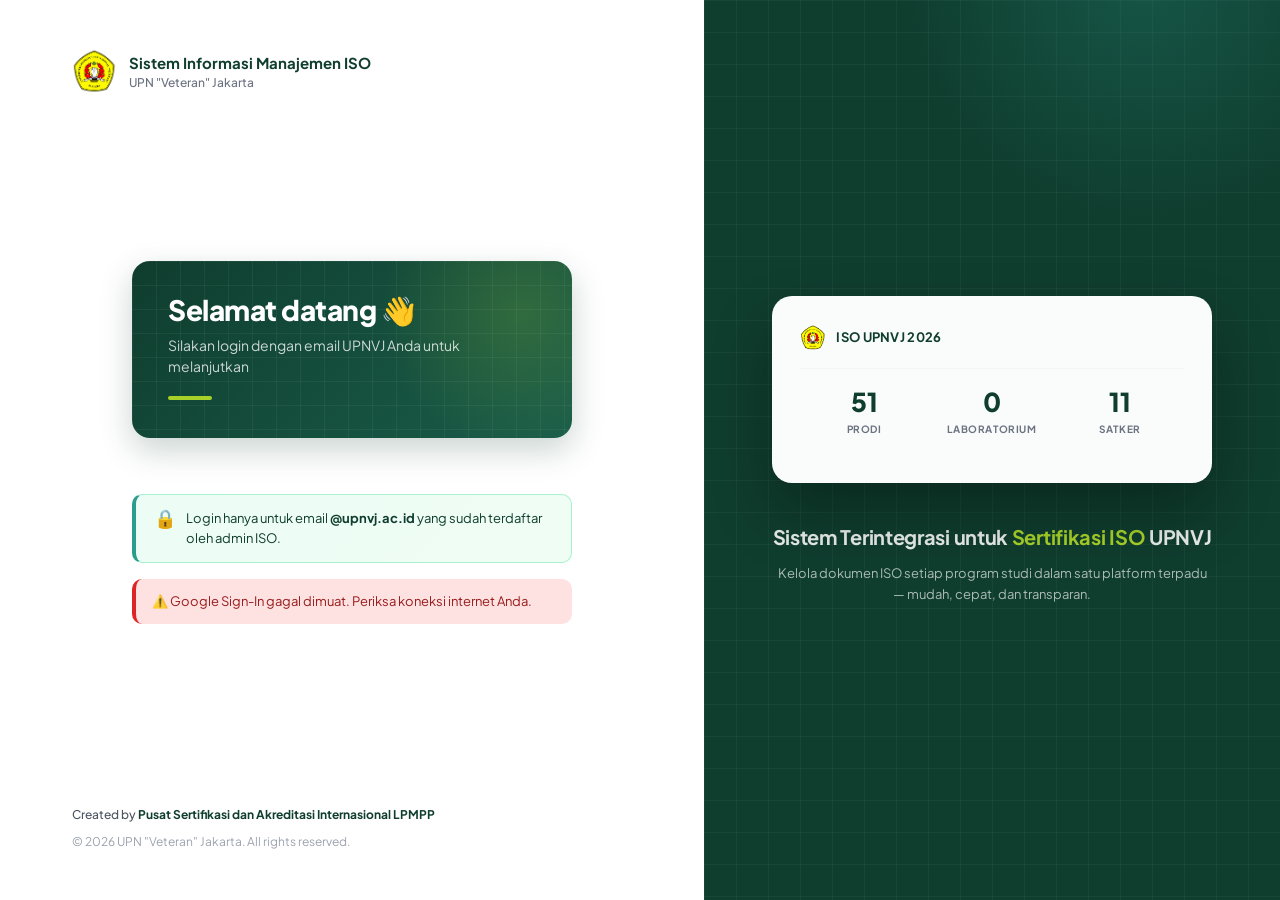
<file: index.html>
<!DOCTYPE html>
<html lang="id">
<head>
  <meta charset="UTF-8">
  <meta name="viewport" content="width=device-width, initial-scale=1.0">
  
  <!-- ===== CACHE BUSTING ===== -->
  <meta http-equiv="Cache-Control" content="no-cache, no-store, must-revalidate">
  <meta http-equiv="Pragma" content="no-cache">
  <meta http-equiv="Expires" content="0">
  <!-- ======================== -->
  
  <title>Login - Sistem Informasi Manajemen ISO UPNVJ</title>
  <link rel="stylesheet" href="assets/css/style.css">
  <script src="https://accounts.google.com/gsi/client" async defer></script>
  <link rel="icon" type="image/png" href="assets/img/logo-upn.png">
</head>
<body>

<div class="login-wrapper">

  <!-- LEFT PANEL - FORM -->
  <div class="login-left">
    
    <div class="login-brand">
      <img src="assets/img/logo-upn.png" alt="Logo UPNVJ">
      <div class="login-brand-text">
         Sistem Informasi Manajemen ISO
            <small>UPN "Veteran" Jakarta</small>
        </div>
    </div>
    
    <div class="login-form-container">
      
      <div class="welcome-banner">
        <div class="welcome-banner-content">
          <h1>Selamat datang 👋</h1>
          <p>Silakan login dengan email UPNVJ Anda untuk melanjutkan</p>
          <div class="welcome-banner-accent"></div>
        </div>
      </div>
      
      <div id="g_id_signin_container" class="google-btn-container"></div>
      
      <div class="login-info">
        <span class="login-info-icon">🔒</span>
        <div>
          Login hanya untuk email <strong>@upnvj.ac.id</strong> yang sudah terdaftar oleh admin ISO.
        </div>
      </div>
      
      <div id="message" class="login-message"></div>
      
    </div>
    
    <div class="login-footer">
      <div class="credit">
        Created by <strong>Pusat Sertifikasi dan Akreditasi Internasional LPMPP</strong>
      </div>
      <div>© 2026 UPN "Veteran" Jakarta. All rights reserved.</div>
    </div>
    
  </div>

  <!-- RIGHT PANEL - BRANDING -->
  <div class="login-right">
    <div class="login-right-content">
      
      <div class="preview-card">
        <div class="preview-card-header">
          <img src="assets/img/logo-upn.png" alt="UPNVJ">
          <div class="preview-card-title">ISO UPNVJ 2026</div>
        </div>
        
        <div class="preview-stats">
          <div class="preview-stat">
            <div class="preview-stat-value" id="stat-prodi">-</div>
            <div class="preview-stat-label">Prodi</div>
          </div>
          <div class="preview-stat">
            <div class="preview-stat-value" id="stat-lab">-</div>
            <div class="preview-stat-label">Laboratorium</div>
          </div>
          <div class="preview-stat">
            <div class="preview-stat-value" id="stat-satker">-</div>
            <div class="preview-stat-label">Satker</div>
          </div>
        </div>
      </div>
      
      <div class="login-tagline">
         <h2>Sistem Terintegrasi untuk <span class="login-tagline-highlight">Sertifikasi ISO</span> UPNVJ</h2>
         <p>Kelola dokumen ISO setiap program studi dalam satu platform terpadu — mudah, cepat, dan transparan.</p>
      </div>
      
    </div>
  </div>

</div>

<script src="assets/js/config.js?v=20261016"></script>
<script src="assets/js/api.js?v=20261016"></script>
<script src="assets/js/auth.js?v=20261016"></script>

<script>
  window.addEventListener('load', function() {
    if (typeof google === 'undefined' || !google.accounts) {
      document.getElementById('message').innerHTML =
        '<div class="alert alert-error">⚠️ Google Sign-In gagal dimuat. Periksa koneksi internet Anda.</div>';
      return;
    }
    
    google.accounts.id.initialize({
      client_id: APP_CONFIG.CLIENT_ID,
      callback: handleCredentialResponse
    });
    
    google.accounts.id.renderButton(
      document.getElementById('g_id_signin_container'),
      { 
        theme: 'outline', 
        size: 'large', 
        text: 'signin_with', 
        shape: 'rectangular',
        width: 320,
        logo_alignment: 'left'
      }
    );
  });
</script>

</body>
</html>
</file>
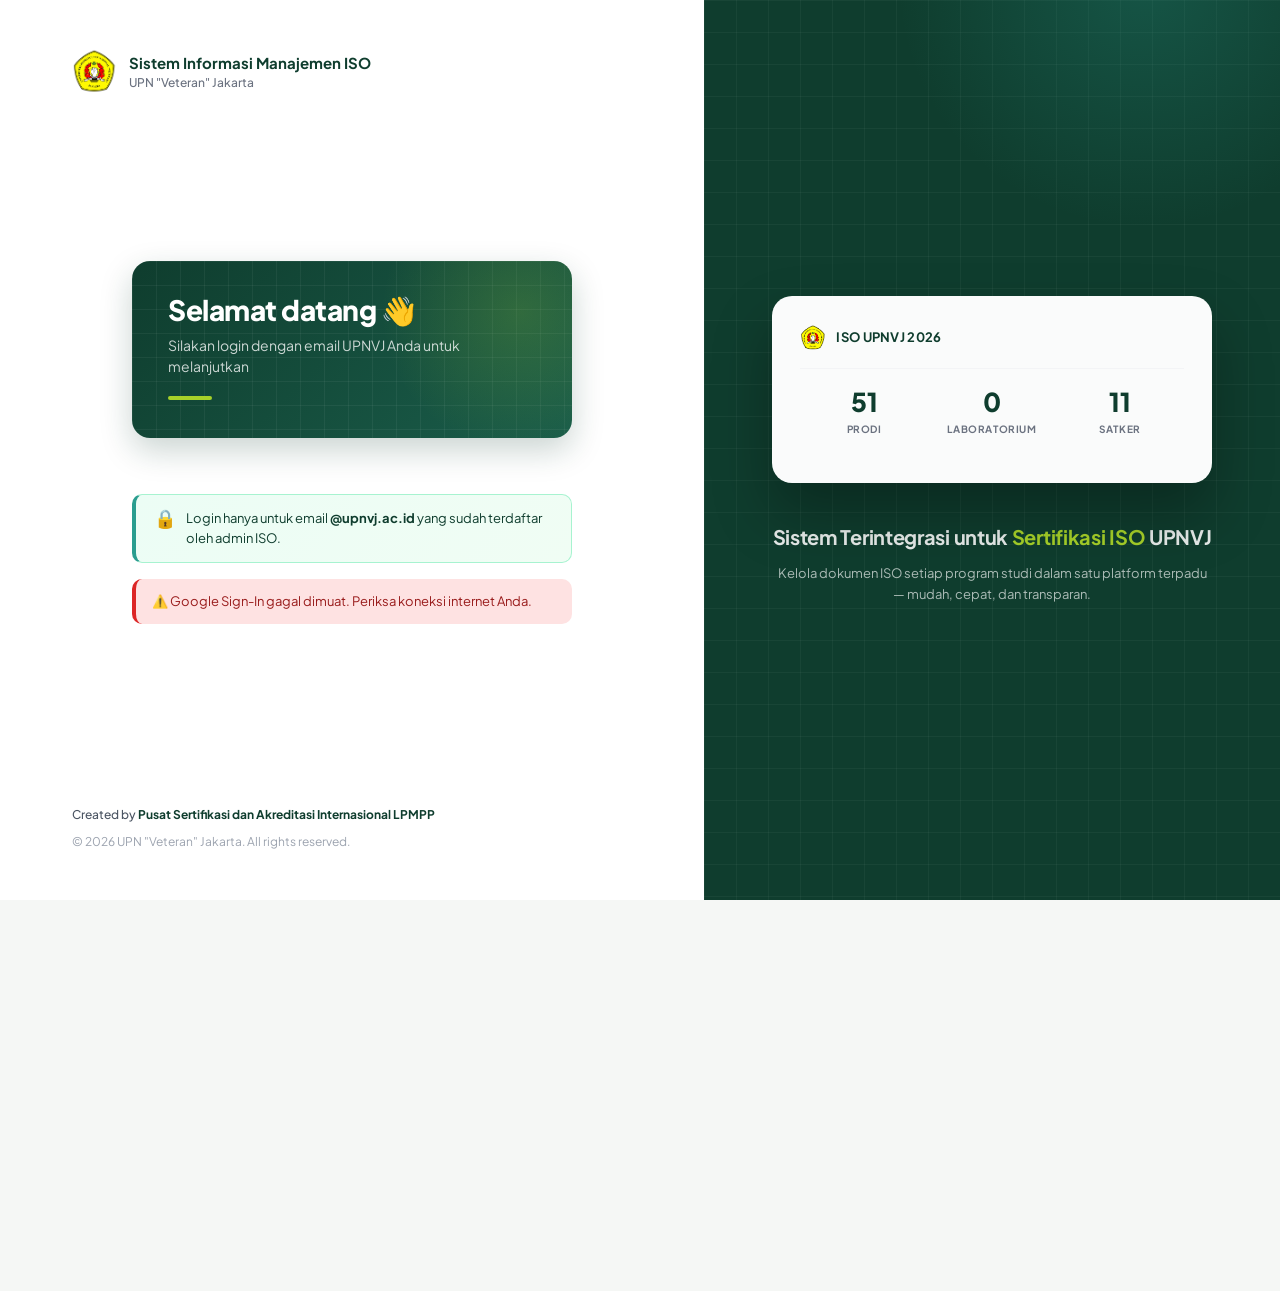
<file: absensi.html>
<!DOCTYPE html>
<html lang="id">
<head>
  <meta charset="UTF-8">
  <meta name="viewport" content="width=device-width, initial-scale=1.0">
  <!-- ===== CACHE BUSTING ===== -->
  <meta http-equiv="Cache-Control" content="no-cache, no-store, must-revalidate">
  <meta http-equiv="Pragma" content="no-cache">
  <meta http-equiv="Expires" content="0">
  <!-- ======================== -->
  <title>Presensi Auditor - Sistem Informasi Manajemen ISO UPNVJ</title>
  <link rel="stylesheet" href="assets/css/style.css">
  <link rel="icon" type="image/png" href="assets/img/logo-upn.png">
</head>
<body>

<div class="dashboard-layout">

  <!-- SIDEBAR -->
  <aside class="sidebar">
    <div class="sidebar-header">
      <div class="sidebar-brand">
        <img src="assets/img/logo-upn.png" alt="UPNVJ">
        <div class="sidebar-brand-text">
          ISO UPNVJ
          <small>Sistem Informasi Manajemen</small>
        </div>
      </div>
    </div>
    
    <nav class="sidebar-menu">
      <div class="sidebar-section-title">Menu Utama</div>
      <a href="dashboard.html"><span class="sidebar-menu-icon">🏠</span> Dashboard</a>
      <a href="verifikasi.html" id="sidebar-verifikasi" style="display:none;"><span class="sidebar-menu-icon">✅</span> Verifikasi</a>
      <a href="audit.html" id="sidebar-audit" style="display:none;"><span class="sidebar-menu-icon">🔍</span> Audit</a>
      <a href="absensi.html" class="active" id="sidebar-absensi" style="display:none;"><span class="sidebar-menu-icon">📋</span> Presensi</a>
      
      <div class="sidebar-section-title" style="margin-top:12px;">Administrasi</div>
      <a href="rekap.html" id="sidebar-rekap" style="display:none;">
        <span class="sidebar-menu-icon">📊</span>
        Rekap
      </a>
      <a href="manage-user.html" id="sidebar-manage-user" style="display:none;"><span class="sidebar-menu-icon">👥</span> Kelola User</a>
      <a href="manage-rtl.html" id="sidebar-manage-rtl" style="display:none;"><span class="sidebar-menu-icon">🔗</span> Kelola Link RTL</a>
      
      <div class="sidebar-section-title" style="margin-top:12px;">Sistem</div>
      <a href="#" onclick="logout();return false;"><span class="sidebar-menu-icon">🚪</span> Logout</a>
    </nav>
    
    <div class="sidebar-footer">
      Created by <strong>Pusat Sertifikasi dan Akreditasi Internasional LPMPP</strong>
      <div style="margin-top:6px;">© 2026 UPN "Veteran" Jakarta</div>
    </div>
  </aside>
  
  <!-- MAIN AREA -->
  <main class="main-area">
    
    <div class="topbar">
      <div class="topbar-left">
        <div class="topbar-page-title">Presensi Auditor</div>
      </div>
      <div class="topbar-right">
        <div class="user-chip">
          <div class="user-avatar" id="user-avatar">?</div>
          <div class="user-info">
            <div class="user-info-name" id="user-name">Memuat...</div>
            <div class="user-info-role" id="user-role">-</div>
          </div>
        </div>
        <button class="logout-btn" onclick="logout()">Logout</button>
      </div>
    </div>
    
    <div class="content">
      
      <!-- Page Header -->
      <div class="page-header">
        <div class="page-header-content">
          <div>
            <h1>📋 Presensi & Dokumentasi Auditor</h1>
            <p>Silakan isi presensi kehadiran dan lihat dokumentasi kegiatan audit</p>
          </div>
          <div class="page-header-actions">
            <button class="btn" onclick="loadLinks(true)">🔄 Refresh</button>
          </div>
        </div>
      </div>
      
      <!-- Loading State -->
      <div id="loading" class="loading" style="padding:40px;">
        <span class="spinner"></span> Memuat data...
      </div>
      
      <!-- Card Presensi -->
      <div class="card" id="card-absensi" style="display:none;">
        <div class="card-header">
          <h2>📋 Presensi Kegiatan Audit Surveillance ISO</h2>
          <span class="badge badge-info">Wajib Diisi</span>
        </div>
        <div style="margin-top:16px;">
          <p style="font-size:14px;color:#374151;line-height:1.6;margin-bottom:16px;">
             Silahkan upload lembar presensi kegiatan audit pada link gdrive berikut
          </p>
          <div style="background:#F9FAFB;padding:14px;border-radius:8px;margin-bottom:16px;">
            <div style="font-size:11px;color:#6B7280;text-transform:uppercase;letter-spacing:0.5px;font-weight:700;margin-bottom:6px;">🔗 Link Presensi</div>
            <a id="link-absensi-url" href="#" target="_blank" style="color:#1E40AF;font-size:13px;word-break:break-all;display:block;margin-bottom:12px;">-</a>
          </div>
          <a id="btn-buka-absensi" href="#" target="_blank" class="btn btn-primary" style="background:#D97706;">
            🔗 Buka Link Presensi
          </a>
        </div>
      </div>
      
      <!-- Card Dokumentasi -->
      <div class="card" id="card-dokumentasi" style="display:none;background:linear-gradient(135deg,#ECFDF5 0%,#F0FDF4 100%);border-left:4px solid #059669;">
        <div class="card-header" style="border-bottom:1px solid #A7F3D0;">
          <h2 style="color:#065F46;">📸 Dokumentasi Kegiatan Audit Surveillance ISO</h2>
          <span class="badge badge-success">Tersedia</span>
        </div>
        <div style="margin-top:16px;">
          <p style="font-size:14px;color:#064E3B;line-height:1.6;margin-bottom:16px;">
            Silahkan upload foto dokumentasi kegiatan audit pada link gdrive berikut
          </p>
          <div style="background:white;padding:14px;border-radius:8px;margin-bottom:16px;">
            <div style="font-size:11px;color:#6B7280;text-transform:uppercase;letter-spacing:0.5px;font-weight:700;margin-bottom:6px;">🔗 Link Dokumentasi</div>
            <a id="link-dokumentasi-url" href="#" target="_blank" style="color:#1E40AF;font-size:13px;word-break:break-all;display:block;margin-bottom:12px;">-</a>
          </div>
          <a id="btn-buka-dokumentasi" href="#" target="_blank" class="btn btn-primary" style="background:#059669;">
            📸 Buka Dokumentasi
          </a>
        </div>
      </div>
      
      <!-- Empty State (kalau tidak ada link) -->
      <div class="card" id="card-empty" style="display:none;">
        <div class="empty-state" style="padding:60px 20px;">
          <div style="font-size:48px;margin-bottom:12px;">📭</div>
          <h3 style="color:#374151;margin-bottom:8px;">Belum Ada Link Presensi & Dokumentasi</h3>
          <p style="color:#6B7280;font-size:14px;">Administrator belum mengatur link presensi atau dokumentasi untuk tahun ini.</p>
          <p style="color:#6B7280;font-size:13px;margin-top:8px;">Silakan hubungi admin ISO untuk informasi lebih lanjut.</p>
        </div>
      </div>
      
    </div>
  </main>
</div>

<script src="assets/js/config.js?v=20261016"></script>
<script src="assets/js/api.js?v=20261016"></script>
<script src="assets/js/absensi.js?v=20261016"></script>

</body>
</html>
</file>
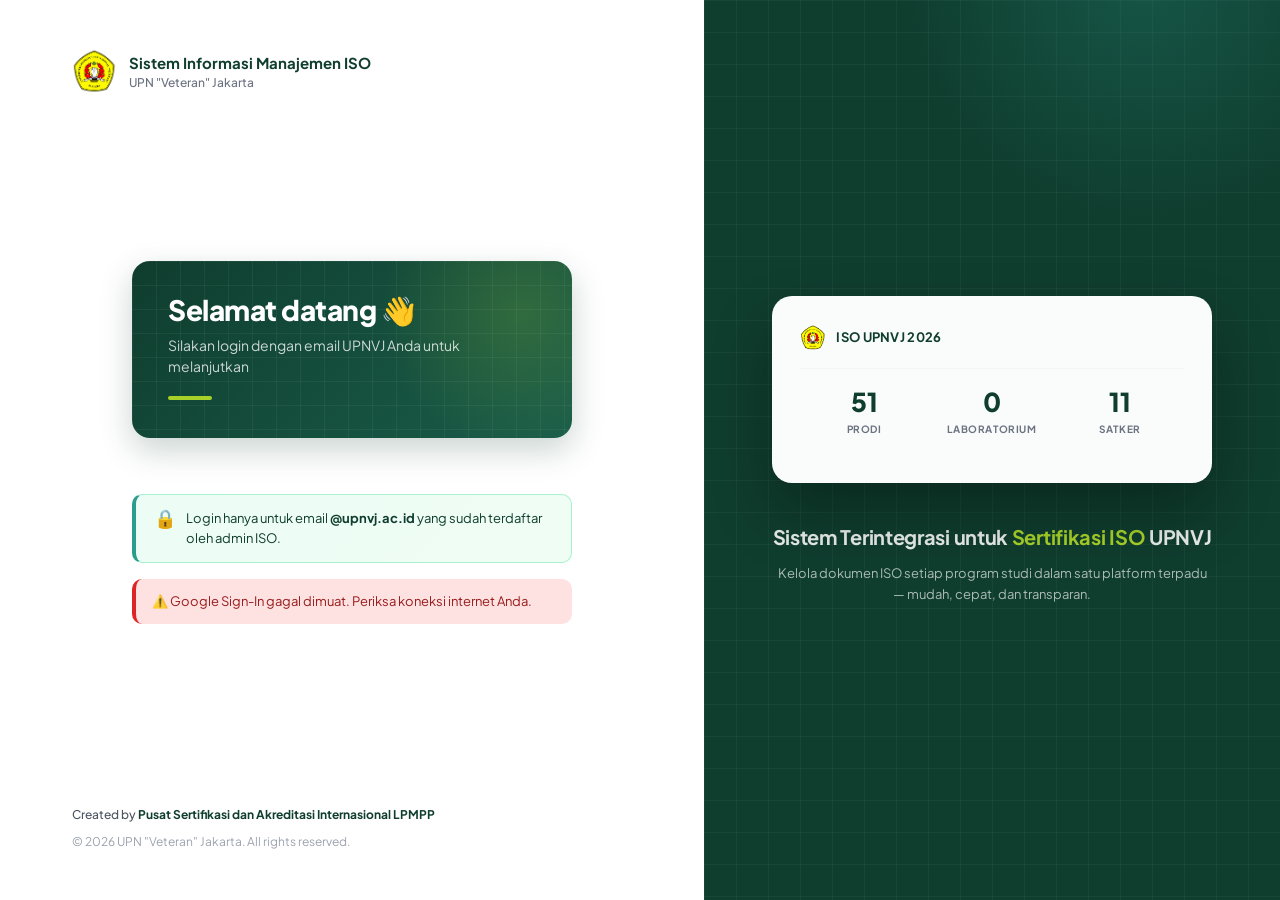
<file: audit.html>
<!DOCTYPE html>
<html lang="id">
<head>
  <meta charset="UTF-8">
  <meta name="viewport" content="width=device-width, initial-scale=1.0">
  <!-- ===== CACHE BUSTING ===== -->
  <meta http-equiv="Cache-Control" content="no-cache, no-store, must-revalidate">
  <meta http-equiv="Pragma" content="no-cache">
  <meta http-equiv="Expires" content="0">
  <!-- ======================== -->
  <title>Audit - Sistem Informasi Manajemen ISO UPNVJ</title>
  <link rel="stylesheet" href="assets/css/style.css">
  <link rel="icon" type="image/png" href="assets/img/logo-upn.png">
</head>
<body>

<div class="dashboard-layout">

  <!-- SIDEBAR -->
  <aside class="sidebar">
    <div class="sidebar-header">
      <div class="sidebar-brand">
        <img src="assets/img/logo-upn.png" alt="UPNVJ">
        <div class="sidebar-brand-text">
          ISO UPNVJ
          <small>Sistem Informasi Manajemen</small>
        </div>
      </div>
    </div>
    
    <nav class="sidebar-menu">
      <div class="sidebar-section-title">Menu Utama</div>
      <a href="dashboard.html"><span class="sidebar-menu-icon">🏠</span> Dashboard</a>
      <a href="verifikasi.html" id="sidebar-verifikasi" style="display:none;"><span class="sidebar-menu-icon">✅</span> Verifikasi</a>
      <a href="audit.html" class="active"><span class="sidebar-menu-icon">🔍</span> Audit</a>
      <a href="absensi.html" id="sidebar-absensi" style="display:none;"><span class="sidebar-menu-icon">📋</span> Presensi</a>
      <div class="sidebar-section-title" style="margin-top:12px;">Administrasi</div>
        <a href="rekap.html" id="sidebar-rekap" style="display:none;">
          <span class="sidebar-menu-icon">📊</span>
          Rekap
        </a>
      <a href="manage-user.html" id="sidebar-manage-user" style="display:none;"><span class="sidebar-menu-icon">👥</span> Kelola User</a>
      <a href="manage-rtl.html" id="sidebar-manage-rtl" style="display:none;">
        <span class="sidebar-menu-icon">🔗</span>
        Kelola Link RTL
      </a>
      
      <div class="sidebar-section-title" style="margin-top:12px;">Sistem</div>
      <a href="#" onclick="logout();return false;"><span class="sidebar-menu-icon">🚪</span> Logout</a>
    </nav>
    
    <div class="sidebar-footer">
      Created by <strong>Pusat Sertifikasi dan Akreditasi Internasional LPMPP</strong>
      <div style="margin-top:6px;">© 2026 UPN "Veteran" Jakarta</div>
    </div>
  </aside>
  
  <!-- MAIN AREA -->
  <main class="main-area">
    
    <div class="topbar">
      <div class="topbar-left">
        <div class="topbar-page-title" id="page-title">Audit Dokumen</div>
      </div>
      <div class="topbar-right">
        <div class="user-chip">
          <div class="user-avatar" id="user-avatar">?</div>
          <div class="user-info">
            <div class="user-info-name" id="user-name">Memuat...</div>
            <div class="user-info-role" id="user-role">-</div>
          </div>
        </div>
        <button class="logout-btn" onclick="logout()">Logout</button>
      </div>
    </div>
    
    <div class="content">
      
      <!-- ========== SECTION A: LIST PRODI ========== -->
      <div id="section-a">
        <div class="page-header">
          <div class="page-header-content">
            <div>
              <h1>🔍 Audit Dokumen ISO</h1>
              <p>Pilih satker untuk di-audit, atau review RTL tahun lalu</p>
            </div>
            <div class="page-header-actions">
              <button class="btn" onclick="loadProdiList(true)">🔄 Refresh</button>
            </div>
          </div>
        </div>
        
        <div class="stats-grid">
          <div class="stat-card">
            <div class="stat-card-header"><div class="stat-card-icon green">🏛️</div></div>
            <div class="stat-card-value" id="stat-total-prodi">-</div>
            <div class="stat-card-label">Total Satker</div>
          </div>
          <div class="stat-card">
            <div class="stat-card-header"><div class="stat-card-icon amber">⚠️</div></div>
            <div class="stat-card-value" id="stat-rtl">-</div>
            <div class="stat-card-label">Satker dengan RTL</div>
          </div>
          <div class="stat-card">
            <div class="stat-card-header"><div class="stat-card-icon mint">📊</div></div>
            <div class="stat-card-value" id="stat-avg-skor">-</div>
            <div class="stat-card-label">Rata-rata Skor</div>
          </div>
          <div class="stat-card">
            <div class="stat-card-header"><div class="stat-card-icon" style="background:rgba(5,150,105,0.12);">✅</div></div>
            <div class="stat-card-value" id="stat-100">-</div>
            <div class="stat-card-label">Satker Terverifikasi</div>
          </div>
        </div>
        
        <div class="table-card">
          <div class="table-card-header">
           <div class="table-card-title">📋 Daftar Satker</div>
            <div class="table-filters">
              <input type="text" id="filter-search" placeholder="Cari satker..." oninput="renderProdi()">
              <select id="filter-rtl" onchange="renderProdi()">
                <option value="">Semua Satker</option>
                <option value="rtl">Satker dengan RTL</option>
                <option value="non-rtl">Satker Tanpa RTL</option>
              </select>
            </div>
          </div>
          
          <div id="prodi-container" style="padding:16px;">
            <div class="loading"><span class="spinner"></span> Memuat daftar satker...</div>
          </div>
        </div>
      </div>
      
      <!-- ========== SECTION B: AUDIT PER PRODI ========== -->
      <div id="section-b" style="display:none;">
        <div class="page-header">
          <div class="page-header-content">
            <div>
              <h1 id="audit-title">🔍 Audit Prodi</h1>
              <p id="audit-subtitle">-</p>
            </div>
            <div class="page-header-actions">
              <button class="btn" onclick="backToSectionA()">← Kembali ke Daftar Satker</button>
            </div>
          </div>
        </div>
        
        <!-- SUB-SECTION B1: RTL 2025 -->
        <div class="card" id="rtl-section-card" style="display:none;margin-bottom:24px;background:linear-gradient(135deg,#FEF3C7 0%,#FFFBEB 100%);border-left:4px solid #D97706;">
          <div class="card-header" style="border-bottom:1px solid #FDE68A;">
            <h2 style="color:#92400E;">📋 Review RTL 2025</h2>
            <span class="badge badge-warning">Wajib Dinilai</span>
          </div>
          
          <div style="margin-top:20px;">
            <!-- Link RTL dari Admin (untuk auditor review) -->
            <div style="background:white;padding:16px;border-radius:8px;margin-bottom:16px;">
              <div style="display:flex;justify-content:space-between;align-items:center;gap:12px;flex-wrap:wrap;margin-bottom:10px;">
                <div style="font-size:12px;color:#6B7280;text-transform:uppercase;letter-spacing:0.5px;font-weight:700;">
                  📄 Link RTL 2025
                </div>
                <div id="rtl-status-info" style="font-size:13px;"></div>
              </div>
              <a id="rtl-link-review" href="#" target="_blank" style="color:#1E40AF;font-size:13px;word-break:break-all;display:block;margin-bottom:12px;">-</a>
              <a id="rtl-btn-review" href="#" target="_blank" class="btn btn-primary btn-sm" style="background:#D97706;">
                🔗 Buka RTL untuk Review
              </a>
            </div>
            
            <!-- Form Penilaian RTL -->
            <div style="background:white;padding:16px;border-radius:8px;">
              <div style="font-weight:700;color:#92400E;font-size:14px;margin-bottom:12px;">📊 Penilaian RTL</div>
              
              <div class="form-group">
                <label>Status RTL</label>
                <div style="display:flex;gap:16px;flex-wrap:wrap;margin-top:8px;">
                  <label style="display:flex;align-items:center;gap:8px;cursor:pointer;padding:10px 16px;background:#D1FAE5;border-radius:8px;">
                    <input type="radio" name="status-rtl" value="selesai" style="width:auto;">
                    <strong style="color:#065F46;">✅ RTL sudah diselesaikan</strong>
                  </label>
                  <label style="display:flex;align-items:center;gap:8px;cursor:pointer;padding:10px 16px;background:#FEE2E2;border-radius:8px;">
                    <input type="radio" name="status-rtl" value="belum_sesuai" style="width:auto;">
                    <strong style="color:#991B1B;">⚠️ RTL belum sesuai</strong>
                  </label>
                </div>
              </div>
              
              <div class="form-group">
                <label>Catatan Auditor</label>
                <textarea id="input-catatan-rtl" rows="4" placeholder="Penjelasan penilaian RTL..."></textarea>
              </div>
              
              <div style="display:flex;gap:10px;justify-content:flex-end;">
                <button class="btn btn-primary" onclick="saveRtlAssessment()" id="btn-save-rtl" style="background:#D97706;">
                  💾 Simpan Penilaian RTL
                </button>
              </div>
            </div>
          </div>
        </div>
        
        <!-- SUB-SECTION B2: Dokumen ISO 2026 -->
        <div class="table-card" style="margin-bottom:24px;">
          <div class="table-card-header">
            <div class="table-card-title">📋 Dokumen ISO 2026 (21 Dokumen)</div>
          </div>
          <div id="audit-docs-container" style="padding:16px;">
            <div class="loading"><span class="spinner"></span> Memuat dokumen...</div>
          </div>
        </div>
        
        <!-- SUB-SECTION B3: 3 Poin Umum -->
        <div class="card" id="summary-card" style="display:none;">
          <div class="card-header">
            <h2>📝 3 Poin Umum Audit</h2>
            <span class="badge badge-info">Per Prodi</span>
          </div>
          <div style="margin-top:16px;">
            <div class="form-group">
              <label style="color:#92400E;">🔍 Temuan Audit</label>
              <textarea id="input-temuan" rows="4" placeholder="Temuan audit secara keseluruhan pada prodi ini..."></textarea>
            </div>
            <div class="form-group">
              <label style="color:#1E40AF;">🔧 Rekomendasi Perbaikan</label>
              <textarea id="input-perbaikan" rows="4" placeholder="Rekomendasi strategis perbaikan..."></textarea>
            </div>
            <div class="form-group">
              <label style="color:#065F46;">📈 Rekomendasi Peningkatan</label>
              <textarea id="input-peningkatan" rows="4" placeholder="Rekomendasi strategis peningkatan..."></textarea>
            </div>
            <div style="display:flex;gap:10px;justify-content:flex-end;margin-top:20px;">
              <button class="btn btn-primary" onclick="saveSummary()" id="btn-save-summary">💾 Simpan 3 Poin</button>
            </div>
          </div>
        </div>
      </div>
      
      <!-- ========== SECTION C: REVIEW RTL ========== -->
      <div id="section-c" style="display:none;">
        <div class="page-header">
          <div class="page-header-content">
            <div>
              <h1 id="rtl-title">📋 Review RTL 2025</h1>
              <p>Review dokumen RTL dari auditee & beri penilaian</p>
            </div>
            <div class="page-header-actions">
              <button class="btn" onclick="backToSectionA()">← Kembali ke Daftar Satker</button>
            </div>
          </div>
        </div>
        
        <div class="card">
          <div class="card-header">
            <h2>📄 Dokumen RTL</h2>
          </div>
          <div id="rtl-doc-container" style="padding:16px 0;">
            <div class="loading"><span class="spinner"></span> Memuat dokumen RTL...</div>
          </div>
        </div>
        
        <div class="card" id="rtl-assessment-card" style="display:none;">
          <div class="card-header">
            <h2>📝 Penilaian Auditor</h2>
          </div>
          <div style="margin-top:16px;">
            <div class="form-group">
              <label>Status RTL</label>
              <div style="display:flex;gap:16px;flex-wrap:wrap;margin-top:8px;">
                <label style="display:flex;align-items:center;gap:8px;cursor:pointer;padding:10px 16px;background:#D1FAE5;border-radius:8px;">
                  <input type="radio" name="status-rtl-c" value="selesai" style="width:auto;">
                  <strong style="color:#065F46;">✅ RTL sudah diselesaikan</strong>
                </label>
                <label style="display:flex;align-items:center;gap:8px;cursor:pointer;padding:10px 16px;background:#FEF3C7;border-radius:8px;">
                  <input type="radio" name="status-rtl-c" value="belum_sesuai" style="width:auto;">
                  <strong style="color:#92400E;">⚠️ RTL belum sesuai</strong>
                </label>
              </div>
            </div>
            
            <div class="form-group">
              <label>Catatan Auditor</label>
              <textarea id="input-catatan-rtl-c" rows="4" placeholder="Penjelasan penilaian RTL..."></textarea>
            </div>
            
            <div style="display:flex;gap:10px;justify-content:flex-end;">
              <button class="btn btn-primary" onclick="saveRtlAssessmentSectionC()" id="btn-save-rtl-c">💾 Simpan Penilaian RTL</button>
            </div>
          </div>
        </div>
      </div>
      
    </div>
  </main>
</div>

<!-- MODAL: Audit Per Dokumen -->
<div class="modal-overlay" id="modal-audit-doc">
  <div class="modal" style="max-width:600px;">
    <div style="display:flex;justify-content:space-between;align-items:center;margin-bottom:20px;">
      <h3 id="modal-audit-title" style="margin:0;">Audit Dokumen</h3>
      <button onclick="closeAuditModal()" style="background:none;border:none;font-size:24px;cursor:pointer;color:#6B7280;">×</button>
    </div>
    
    <div style="margin-bottom:16px;">
      <div style="font-size:12px;color:#6B7280;margin-bottom:4px;">Link Dokumen</div>
      <div style="display:flex;gap:8px;align-items:center;">
        <a id="modal-audit-link" href="#" target="_blank" style="color:#1E40AF;font-size:13px;word-break:break-all;flex:1;"></a>
        <a id="modal-audit-link-btn" href="#" target="_blank" class="btn btn-primary btn-sm">🔗 Buka</a>
      </div>
    </div>
    
    <div id="modal-ver-container" style="margin-bottom:16px;">
      <div style="font-size:12px;color:#6B7280;margin-bottom:4px;">Catatan Verifikator</div>
      <div style="padding:12px;background:#DBEAFE;border-left:4px solid #2563EB;border-radius:8px;font-size:13px;color:#1E40AF;" id="modal-ver-catatan"></div>
    </div>
    
    <div class="form-group">
      <label>Catatan Auditor</label>
      <textarea id="modal-catatan" rows="4" placeholder="Catatan hasil audit konten dokumen..."></textarea>
    </div>
    
    <div class="modal-actions">
      <button class="btn btn-secondary" onclick="closeAuditModal()">Batal</button>
      <button class="btn btn-danger" onclick="submitAuditFail()" id="btn-audit-fail">❌ Tidak Lolos</button>
      <button class="btn btn-primary" onclick="submitAuditPass()" id="btn-audit-pass">✅ Lolos</button>
    </div>
  </div>
</div>

<script src="assets/js/config.js?v=20261016"></script>
<script src="assets/js/api.js?v=20261016"></script>
<script src="assets/js/audit.js?v=20261016"></script>


</body>
</html>
</file>
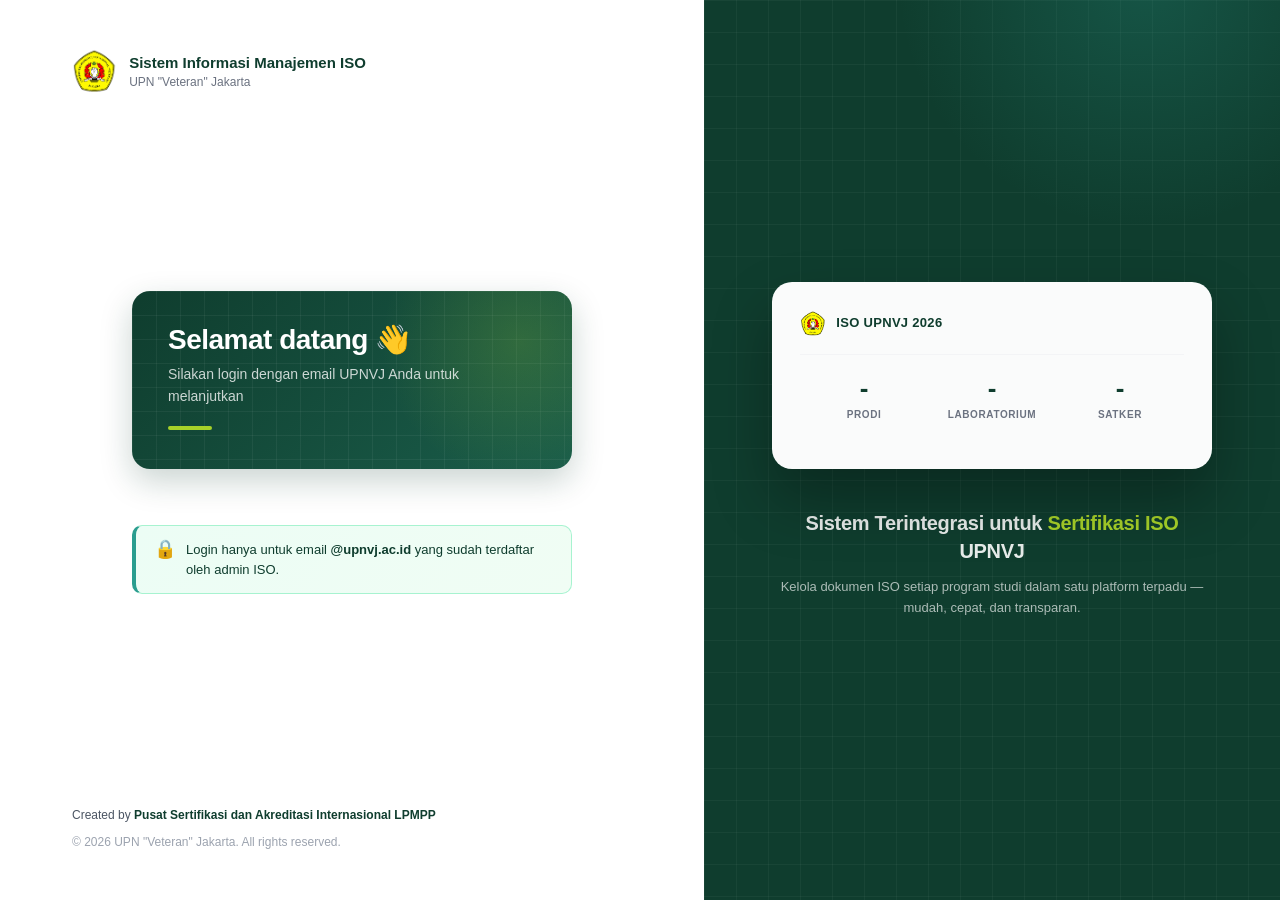
<file: manage-rtl.html>
<!DOCTYPE html>
<html lang="id">
<head>
  <meta charset="UTF-8">
  <meta name="viewport" content="width=device-width, initial-scale=1.0">
  <!-- ===== CACHE BUSTING ===== -->
  <meta http-equiv="Cache-Control" content="no-cache, no-store, must-revalidate">
  <meta http-equiv="Pragma" content="no-cache">
  <meta http-equiv="Expires" content="0">
  <!-- ======================== -->
  <title>Kelola Link RTL & Audit - Sistem Informasi Manajemen ISO UPNVJ</title>
  <link rel="stylesheet" href="assets/css/style.css">
  <link rel="icon" type="image/png" href="assets/img/logo-upn.png">
</head>
<body>

<div class="dashboard-layout">

  <aside class="sidebar">
    <div class="sidebar-header">
      <div class="sidebar-brand">
        <img src="assets/img/logo-upn.png" alt="UPNVJ">
        <div class="sidebar-brand-text">
          ISO UPNVJ
          <small>Sistem Informasi Manajemen</small>
        </div>
      </div>
    </div>
    
    <nav class="sidebar-menu">
      <div class="sidebar-section-title">Menu Utama</div>
      <a href="dashboard.html"><span class="sidebar-menu-icon">🏠</span> Dashboard</a>
      <a href="verifikasi.html" id="sidebar-verifikasi" style="display:none;"><span class="sidebar-menu-icon">✅</span> Verifikasi</a>
      <a href="audit.html" id="sidebar-audit" style="display:none;"><span class="sidebar-menu-icon">🔍</span> Audit</a>
      <a href="absensi.html" id="sidebar-absensi" style="display:none;"><span class="sidebar-menu-icon">📋</span> Presensi</a>
      <div class="sidebar-section-title" style="margin-top:12px;">Administrasi</div>
        <a href="rekap.html" id="sidebar-rekap" style="display:none;">
          <span class="sidebar-menu-icon">📊</span>
          Rekap
        </a>
      <a href="manage-user.html" id="sidebar-manage-user" style="display:none;"><span class="sidebar-menu-icon">👥</span> Kelola User</a>
      <a href="manage-rtl.html" class="active" id="sidebar-manage-rtl" style="display:none;"><span class="sidebar-menu-icon">🔗</span> Kelola Link RTL</a>
      
      <div class="sidebar-section-title" style="margin-top:12px;">Sistem</div>
      <a href="#" onclick="logout();return false;"><span class="sidebar-menu-icon">🚪</span> Logout</a>
    </nav>
    
    <div class="sidebar-footer">
      Created by <strong>Pusat Sertifikasi dan Akreditasi Internasional LPMPP</strong>
      <div style="margin-top:6px;">© 2026 UPN "Veteran" Jakarta</div>
    </div>
  </aside>
  
  <main class="main-area">
    
    <div class="topbar">
      <div class="topbar-left">
        <div class="topbar-page-title">Kelola Link RTL & Audit</div>
      </div>
      <div class="topbar-right">
        <div class="user-chip">
          <div class="user-avatar" id="user-avatar">?</div>
          <div class="user-info">
            <div class="user-info-name" id="user-name">Memuat...</div>
            <div class="user-info-role" id="user-role">-</div>
          </div>
        </div>
        <button class="logout-btn" onclick="logout()">Logout</button>
      </div>
    </div>
    
    <div class="content">
      
      <div class="page-header">
        <div class="page-header-content">
          <div>
            <h1>🔗 Kelola Link RTL & Audit <span id="year-badge">2026</span></h1>
            <p>Atur link RTL untuk auditee & link audit untuk auditor, serta pilih prodi yang di-audit tahun ini</p>
          </div>
          <div class="page-header-actions">
            <button class="btn" onclick="loadAll(true)">🔄 Refresh</button>
          </div>
        </div>
      </div>
      
      <!-- Link Config Card -->
      <div class="card">
        <div class="card-header">
          <h2>🔗 Link Global</h2>
        </div>
        
        <div class="form-group">
          <label style="color:#0E7490;font-weight:700;">
            📋 Link RTL <span id="label-year-rtl">2025</span> (Auditee isi perbaikan)
          </label>
          <input type="url" id="input-link-rtl" placeholder="https://docs.google.com/..." style="width:100%;padding:12px 16px;border:1.5px solid #D1D5DB;border-radius:8px;font-size:13px;font-family:inherit;">
          <div class="form-hint">Link ini dilihat auditee prodi yang di-audit tahun ini untuk mengisi perbaikan RTL</div>
        </div>
        
        <div class="form-group">
          <label style="color:#92400E;font-weight:700;">
            📋 Link Audit <span id="label-year-audit">2026</span> (Auditor tulis hasil)
          </label>
          <input type="url" id="input-link-audit" placeholder="https://docs.google.com/..." style="width:100%;padding:12px 16px;border:1.5px solid #D1D5DB;border-radius:8px;font-size:13px;font-family:inherit;">
          <div class="form-hint">Link ini untuk auditor menulis hasil audit & reviewer menggunakan ini</div>
        </div>
        
        <!-- === BARU: Link Absensi & Dokumentasi === -->
        <div style="margin-top:20px;padding-top:20px;border-top:1px dashed #D1D5DB;">
          <div style="font-size:12px;font-weight:700;color:#059669;text-transform:uppercase;letter-spacing:0.5px;margin-bottom:12px;">📋 Untuk Auditor (Opsional)</div>
          
            <div class="form-group">
              <label style="color:#059669;font-weight:700;">
                📋 Link Presensi Auditor
              </label>
              <input type="url" id="input-link-absensi" placeholder="https://docs.google.com/spreadsheets/..." style="width:100%;padding:12px 16px;border:1.5px solid #D1D5DB;border-radius:8px;font-size:13px;font-family:inherit;">
              <div class="form-hint">Link presensi kehadiran auditor (opsional)</div>
            </div>
          
          <div class="form-group">
            <label style="color:#059669;font-weight:700;">
              📸 Link Dokumentasi Kegiatan
            </label>
            <input type="url" id="input-link-dokumentasi" placeholder="https://drive.google.com/drive/folders/..." style="width:100%;padding:12px 16px;border:1.5px solid #D1D5DB;border-radius:8px;font-size:13px;font-family:inherit;">
            <div class="form-hint">Link dokumentasi kegiatan audit (opsional)</div>
          </div>
        </div>
        
        <div style="display:flex;gap:8px;justify-content:flex-end;margin-top:20px;">
          <button class="btn btn-primary" onclick="saveLinks()" id="btn-save-links">💾 Simpan Link</button>
        </div>
      </div>
      
      <!-- Prodi Selection Card -->
      <div class="card">
        <div class="card-header" style="flex-wrap:wrap;gap:12px;">
          <h2>📋 Prodi yang Di-audit <span id="label-year-prodi">2026</span></h2>
          <div style="display:flex;gap:8px;align-items:center;">
            <input type="text" id="filter-search" placeholder="Cari prodi..." oninput="renderProdi()" style="padding:8px 14px;border:1.5px solid #D1D5DB;border-radius:8px;font-size:13px;font-family:inherit;width:200px;">
            <span class="badge badge-info" id="badge-count">0 prodi</span>
          </div>
        </div>
        
        <div id="prodi-list" style="max-height:600px;overflow-y:auto;padding:8px 0;">
          <div class="loading"><span class="spinner"></span> Memuat daftar prodi...</div>
        </div>
        
        <div style="display:flex;gap:8px;justify-content:flex-end;margin-top:20px;padding-top:16px;border-top:1px solid #E5E7EB;">
          <button class="btn btn-secondary" onclick="resetProdiSelection()">↩️ Reset Pilihan</button>
          <button class="btn btn-primary" onclick="saveProdiSelection()" id="btn-save-prodi">💾 Simpan Semua Prodi</button>
        </div>
      </div>
      
    </div>
  </main>
</div>

<script src="assets/js/config.js?v=20261016"></script>
<script src="assets/js/api.js?v=20261016"></script>
<script src="assets/js/manage-rtl.js?v=20261016"></script>


</body>
</html>
</file>
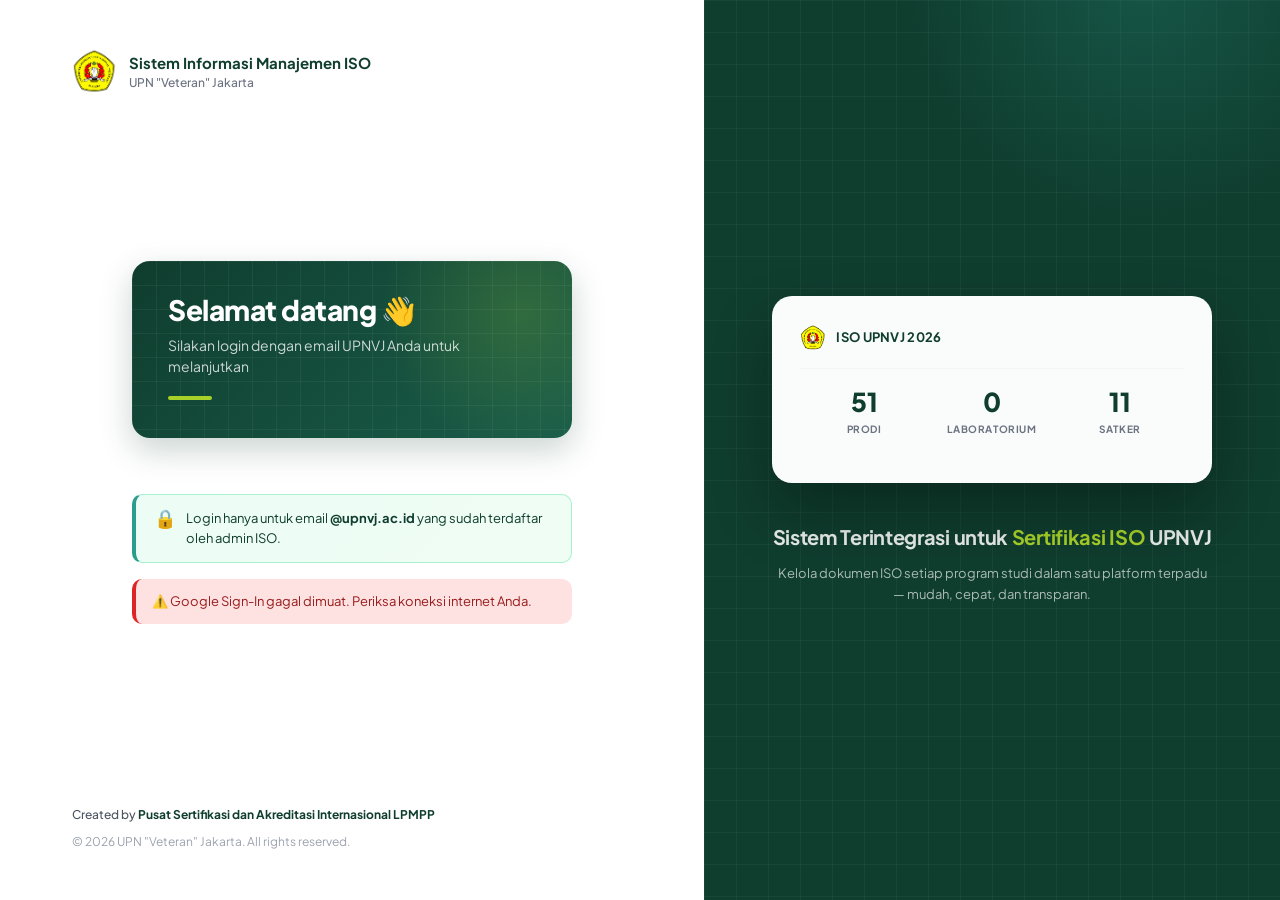
<file: manage-user.html>
<!DOCTYPE html>
<html lang="id">
<head>
  <meta charset="UTF-8">
  <meta name="viewport" content="width=device-width, initial-scale=1.0">
  <!-- ===== CACHE BUSTING ===== -->
  <meta http-equiv="Cache-Control" content="no-cache, no-store, must-revalidate">
  <meta http-equiv="Pragma" content="no-cache">
  <meta http-equiv="Expires" content="0">
  <!-- ======================== -->
  <title>Kelola User - Sistem Informasi Manajemen ISO UPNVJ</title>
  <link rel="stylesheet" href="assets/css/style.css">
  <link rel="icon" type="image/png" href="assets/img/logo-upn.png">
</head>
<body>

<div class="dashboard-layout">

  <!-- SIDEBAR -->
  <aside class="sidebar">
    <div class="sidebar-header">
      <div class="sidebar-brand">
        <img src="assets/img/logo-upn.png" alt="UPNVJ">
        <div class="sidebar-brand-text">
          ISO UPNVJ
          <small>Sistem Informasi Manajemen</small>
        </div>
      </div>
    </div>
    
    <nav class="sidebar-menu">
      <div class="sidebar-section-title">Menu Utama</div>
      <a href="dashboard.html"><span class="sidebar-menu-icon">🏠</span> Dashboard</a>
      <a href="verifikasi.html" id="sidebar-verifikasi" style="display:none;"><span class="sidebar-menu-icon">✅</span> Verifikasi</a>
      <a href="audit.html" id="sidebar-audit" style="display:none;"><span class="sidebar-menu-icon">🔍</span> Audit</a>
      <a href="absensi.html" id="sidebar-absensi" style="display:none;"><span class="sidebar-menu-icon">📋</span> Presensi</a>
      <div class="sidebar-section-title" style="margin-top:12px;">Administrasi</div>
      <a href="rekap.html" id="sidebar-rekap" style="display:none;">
        <span class="sidebar-menu-icon">📊</span>
        Rekap
      </a>
      <a href="manage-user.html" class="active" id="sidebar-manage-user" style="display:none;"><span class="sidebar-menu-icon">👥</span> Kelola User</a>
      <a href="manage-rtl.html" id="sidebar-manage-rtl" style="display:none;"><span class="sidebar-menu-icon">🔗</span> Kelola Link RTL</a>
      
      <div class="sidebar-section-title" style="margin-top:12px;">Sistem</div>
      <a href="#" onclick="logout();return false;"><span class="sidebar-menu-icon">🚪</span> Logout</a>
    </nav>
    
    <div class="sidebar-footer">
      Created by <strong>Pusat Sertifikasi dan Akreditasi Internasional LPMPP</strong>
      <div style="margin-top:6px;">© 2026 UPN "Veteran" Jakarta</div>
    </div>
  </aside>
  
  <!-- MAIN AREA -->
  <main class="main-area">
    
    <div class="topbar">
      <div class="topbar-left">
        <div class="topbar-page-title">Kelola User</div>
      </div>
      <div class="topbar-right">
        <div class="user-chip">
          <div class="user-avatar" id="user-avatar">?</div>
          <div class="user-info">
            <div class="user-info-name" id="user-name">Memuat...</div>
            <div class="user-info-role" id="user-role">-</div>
          </div>
        </div>
        <button class="logout-btn" onclick="logout()">Logout</button>
      </div>
    </div>
    
    <div class="content">
      
      <div class="page-header">
        <div class="page-header-content">
          <div>
            <h1>👥 Kelola User</h1>
            <p>Tambah, edit, atau hapus user yang bisa mengakses sistem</p>
          </div>
          <div class="page-header-actions">
            <button class="btn" onclick="loadUsers(true)">🔄 Refresh</button>
            <button class="btn" onclick="openModal()" style="background:rgba(255,255,255,0.25);">➕ Tambah User</button>
          </div>
        </div>
      </div>
      
      <div class="card">
        <div class="card-header">
          <h2>📋 Daftar User</h2>
        </div>
        
        <div class="filters">
          <label>Cari:</label>
          <input type="text" id="filter-search" placeholder="Cari nama atau email..." oninput="renderUsers()" style="flex:1;min-width:200px;">
          <label>Role:</label>
          <select id="filter-role" onchange="renderUsers()">
            <option value="">Semua Role</option>
            <option value="administrator">Administrator</option>
            <option value="auditee">Auditee</option>
            <option value="verifikator">Verifikator</option>
            <option value="auditor">Auditor</option>
          </select>
          <label>Status:</label>
          <select id="filter-status" onchange="renderUsers()">
            <option value="">Semua Status</option>
            <option value="aktif">Aktif</option>
            <option value="nonaktif">Nonaktif</option>
          </select>
        </div>
        
        <div class="table-wrapper" id="table-container">
          <div class="loading">
            <span class="spinner"></span> Memuat data user...
          </div>
        </div>
      </div>
      
    </div>
  </main>
</div>

<!-- Modal Form -->
<div class="modal-overlay" id="modal-overlay">
  <div class="modal">
    <h3 id="modal-title">Tambah User Baru</h3>
    
    <input type="hidden" id="form-is-edit" value="false">
    
    <div class="form-group">
      <label>Email <span style="color:#dc2626;">*</span></label>
      <input type="email" id="form-email" placeholder="nama@upnvj.ac.id">
      <div class="form-hint">Harus email @upnvj.ac.id</div>
    </div>
    
    <div class="form-group">
      <label>Nama Lengkap <span style="color:#dc2626;">*</span></label>
      <input type="text" id="form-nama" placeholder="Nama lengkap user">
    </div>
    
    <div class="form-group">
      <label>Role <span style="color:#dc2626;">*</span></label>
      <select id="form-role">
        <option value="auditee">Auditee (input dokumen prodi)</option>
        <option value="administrator">Administrator (akses penuh)</option>
        <option value="verifikator">Verifikator (verifikasi link)</option>
        <option value="auditor">Auditor (audit konten)</option>
      </select>
    </div>
    
    <div class="form-group">
      <label>Subsatker <span style="color:#dc2626;">*</span></label>
      <select id="form-subsatker">
        <option value="">-- Pilih Subsatker --</option>
      </select>
      <div class="form-hint">Pilih "ALL" untuk admin/auditor yang akses semua</div>
    </div>
    
    <div class="form-group">
      <label>
        <input type="checkbox" id="form-aktif" checked style="width:auto;margin-right:8px;">
        Aktif (bisa login)
      </label>
    </div>
    
    <div class="modal-actions">
      <button class="btn btn-secondary" onclick="closeModal()">Batal</button>
      <button class="btn btn-primary" onclick="saveUser()" id="btn-save">Simpan</button>
    </div>
  </div>
</div>

<script src="assets/js/config.js?v=20261016"></script>
<script src="assets/js/api.js?v=20261016"></script>
<script src="assets/js/manage-user.js?v=20261016"></script>


</body>
</html>
</file>
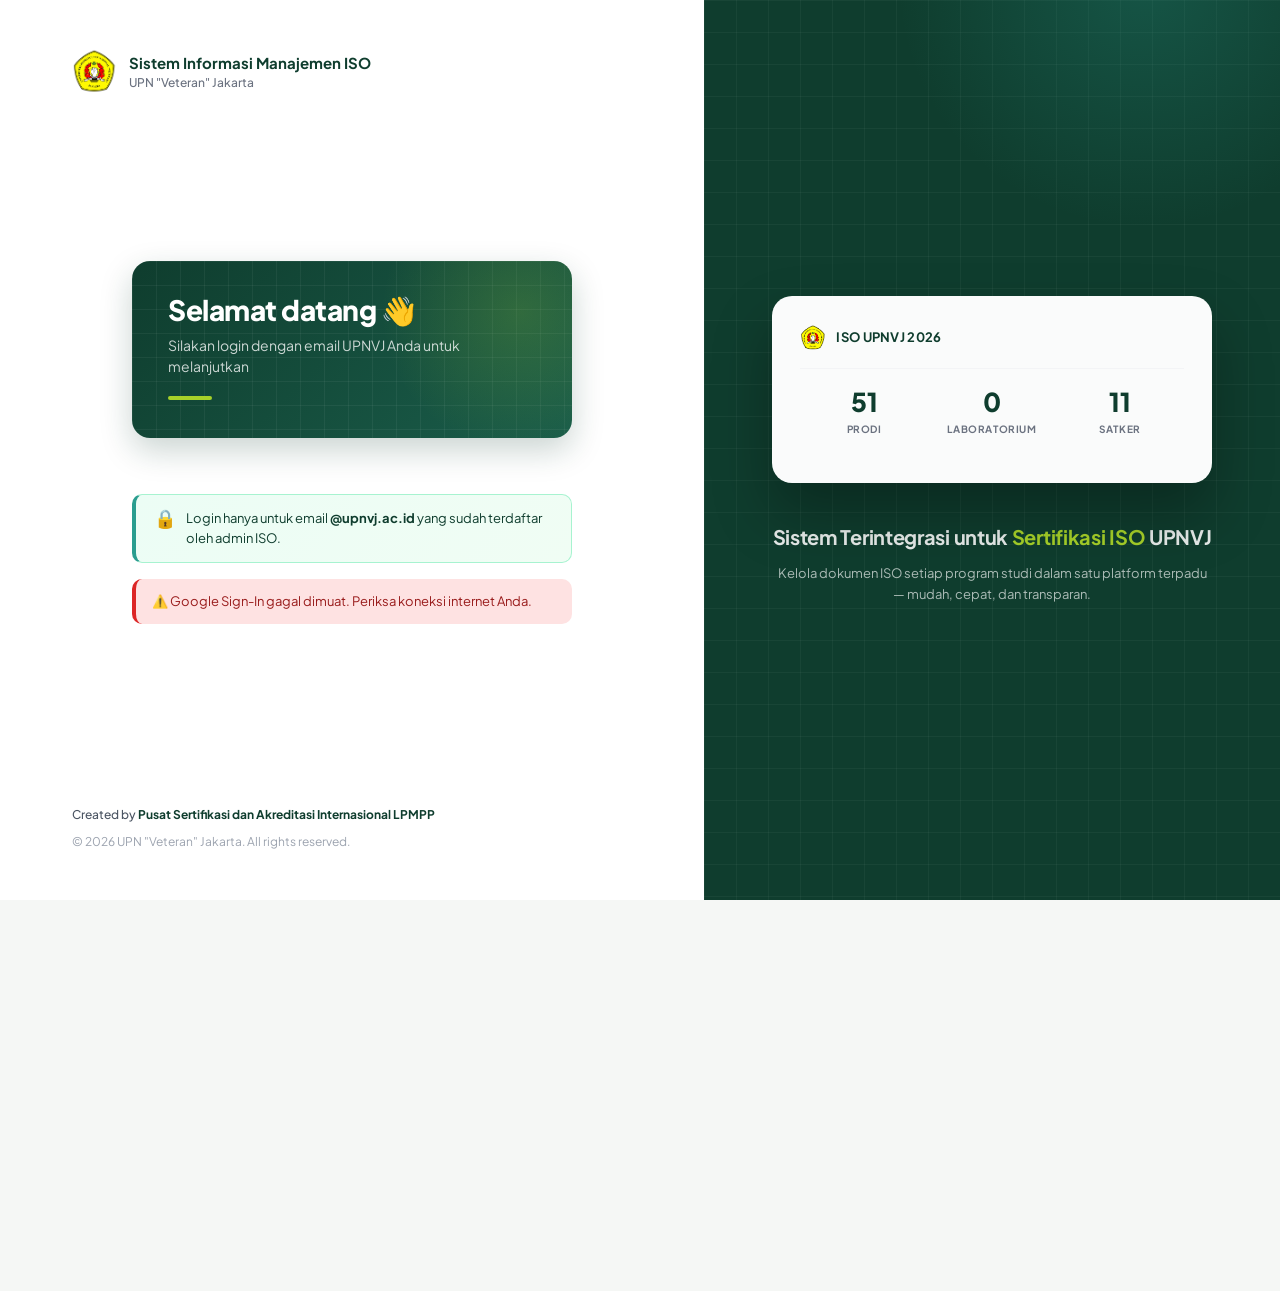
<file: rekap.html>
<!DOCTYPE html>
<html lang="id">
<head>
  <meta charset="UTF-8">
  <meta name="viewport" content="width=device-width, initial-scale=1.0">
  <!-- ===== CACHE BUSTING ===== -->
  <meta http-equiv="Cache-Control" content="no-cache, no-store, must-revalidate">
  <meta http-equiv="Pragma" content="no-cache">
  <meta http-equiv="Expires" content="0">
  <!-- ======================== -->
  <title>Rekap - Sistem Informasi Manajemen ISO UPNVJ</title>
  <link rel="stylesheet" href="assets/css/style.css">
  <link rel="icon" type="image/png" href="assets/img/logo-upn.png">
</head>
<body>

<div class="dashboard-layout">

  <!-- SIDEBAR -->
  <aside class="sidebar">
    <div class="sidebar-header">
      <div class="sidebar-brand">
        <img src="assets/img/logo-upn.png" alt="UPNVJ">
        <div class="sidebar-brand-text">
          ISO UPNVJ
          <small>Sistem Informasi Manajemen</small>
        </div>
      </div>
    </div>
    
    <nav class="sidebar-menu">
      <div class="sidebar-section-title">Menu Utama</div>
      <a href="dashboard.html">
        <span class="sidebar-menu-icon">🏠</span>
        Dashboard
      </a>
      
      <a href="verifikasi.html" id="sidebar-verifikasi" style="display:none;">
        <span class="sidebar-menu-icon">✅</span>
        Verifikasi
      </a>
      <a href="audit.html" id="sidebar-audit" style="display:none;">
        <span class="sidebar-menu-icon">🔍</span>
        Audit
      </a>
      <a href="absensi.html" id="sidebar-absensi" style="display:none;"><span class="sidebar-menu-icon">📋</span> Presensi</a>
      <div class="sidebar-section-title" style="margin-top:12px;">Administrasi</div>
      <a href="rekap.html" class="active">
        <span class="sidebar-menu-icon">📊</span>
        Rekap
      </a>
      <a href="manage-user.html" id="sidebar-manage-user" style="display:none;">
        <span class="sidebar-menu-icon">👥</span>
        Kelola User
      </a>
            <a href="manage-rtl.html" id="sidebar-manage-rtl" style="display:none;">
        <span class="sidebar-menu-icon">🔗</span>
        Kelola Link RTL
      </a>
      
      <div class="sidebar-section-title" style="margin-top:12px;">Sistem</div>
      <a href="#" onclick="logout();return false;">
        <span class="sidebar-menu-icon">🚪</span>
        Logout
      </a>
    </nav>
    
    <div class="sidebar-footer">
      Created by <strong>Pusat Sertifikasi dan Akreditasi Internasional LPMPP</strong>
      <div style="margin-top:6px;">© 2026 UPN "Veteran" Jakarta</div>
    </div>
  </aside>
  
  <!-- MAIN AREA -->
  <main class="main-area">
    
    <div class="topbar">
      <div class="topbar-left">
        <div class="topbar-page-title">Rekap</div>
      </div>
      <div class="topbar-right">
        <div class="user-chip">
          <div class="user-avatar" id="user-avatar">?</div>
          <div class="user-info">
            <div class="user-info-name" id="user-name">Memuat...</div>
            <div class="user-info-role" id="user-role">-</div>
          </div>
        </div>
        <button class="logout-btn" onclick="logout()">Logout</button>
      </div>
    </div>
    
    <div class="content">
      
      <div class="page-header">
        <div class="page-header-content">
          <div>
            <h1>📊 Rekap Kesiapan ISO <span id="year-badge">2026</span></h1>
            <p>Pantau progress kelengkapan dokumen semua subsatker</p>
          </div>
          <div class="page-header-actions">
            <button class="btn" onclick="exportCSV()">📥 Export CSV</button>
            <button class="btn" onclick="window.print()">🖨️ Print</button>
          </div>
        </div>
      </div>
      
      <!-- Stat Cards -->
      <div class="stats-grid">
        <div class="stat-card">
          <div class="stat-card-header">
            <div class="stat-card-icon green">🏛️</div>
          </div>
          <div class="stat-card-value" id="stat-total">-</div>
          <div class="stat-card-label">Total Subsatker</div>
        </div>
        <div class="stat-card">
          <div class="stat-card-header">
            <div class="stat-card-icon mint">✅</div>
          </div>
          <div class="stat-card-value" id="stat-excellent">-</div>
          <div class="stat-card-label">Skor ≥ 90</div>
        </div>
        <div class="stat-card">
          <div class="stat-card-header">
            <div class="stat-card-icon amber">⚠️</div>
          </div>
          <div class="stat-card-value" id="stat-good">-</div>
          <div class="stat-card-label">Skor 70 - 89</div>
        </div>
        <div class="stat-card">
          <div class="stat-card-header">
            <div class="stat-card-icon" style="background:rgba(220,38,38,0.1);">📉</div>
          </div>
          <div class="stat-card-value" id="stat-poor">-</div>
          <div class="stat-card-label">Skor &lt; 70</div>
        </div>
      </div>
      
      <!-- Table Card -->
      <div class="table-card">
        <div class="table-card-header">
          <div class="table-card-title">📋 Rekap per Subsatker</div>
          <div class="table-filters">
            <input type="text" id="filter-search" placeholder="Cari subsatker..." oninput="renderRekap()">
            <select id="filter-skor" onchange="renderRekap()">
              <option value="">Semua Skor</option>
              <option value="excellent">≥ 90 (Excellent)</option>
              <option value="good">70 - 89 (Good)</option>
              <option value="poor">&lt; 70 (Perlu Perbaikan)</option>
            </select>
            <select id="filter-sort" onchange="renderRekap()">
              <option value="skor-desc">Skor Tertinggi</option>
              <option value="skor-asc">Skor Terendah</option>
              <option value="nama">Nama A-Z</option>
              <option value="progress">Progress Terbanyak</option>
            </select>
          </div>
        </div>
        
        <div class="table-wrapper" id="table-container">
          <div class="loading">
            <span class="spinner"></span> Memuat data rekap...
          </div>
        </div>
      </div>
      
    </div>
    
  </main>
  
</div>

<script src="assets/js/config.js?v=20261016"></script>
<script src="assets/js/api.js?v=20261016"></script>
<script src="assets/js/rekap.js?v=20261016"></script>

</body>
</html>
</file>
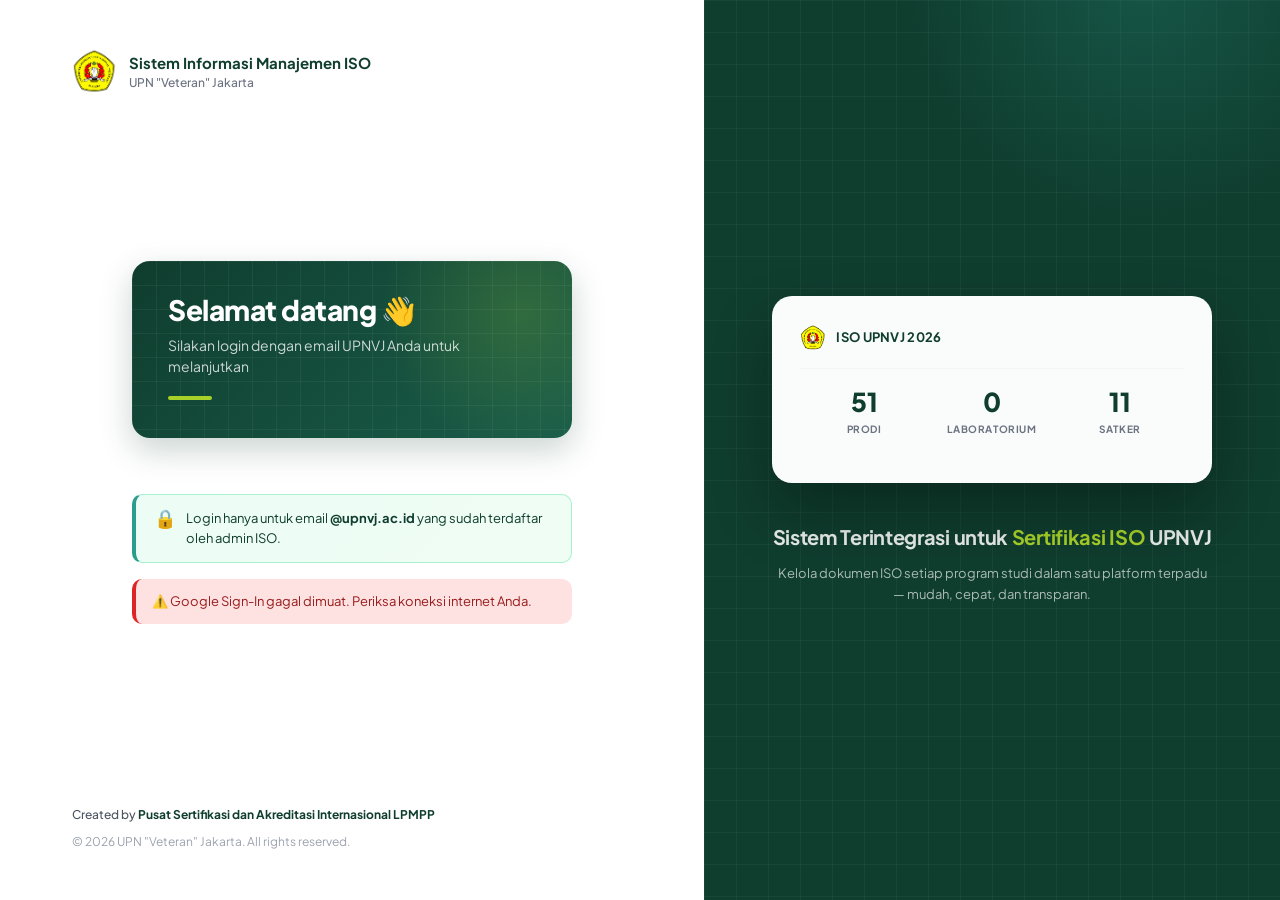
<file: verifikasi.html>
<!DOCTYPE html>
<html lang="id">
<head>
  <meta charset="UTF-8">
  <meta name="viewport" content="width=device-width, initial-scale=1.0">
  
  <!-- ===== CACHE BUSTING ===== -->
  <meta http-equiv="Cache-Control" content="no-cache, no-store, must-revalidate">
  <meta http-equiv="Pragma" content="no-cache">
  <meta http-equiv="Expires" content="0">
  <!-- ======================== -->
  
  <title>Verifikasi - Sistem Informasi Manajemen ISO UPNVJ</title>
  <link rel="stylesheet" href="assets/css/style.css">
  <link rel="icon" type="image/png" href="assets/img/logo-upn.png">
</head>
<body>

<div class="dashboard-layout">

  <!-- SIDEBAR -->
  <aside class="sidebar">
    <div class="sidebar-header">
      <div class="sidebar-brand">
        <img src="assets/img/logo-upn.png" alt="UPNVJ">
        <div class="sidebar-brand-text">
          ISO UPNVJ
          <small>Sistem Informasi Manajemen</small>
        </div>
      </div>
    </div>
    
    <nav class="sidebar-menu">
      <div class="sidebar-section-title">Menu Utama</div>
      <a href="dashboard.html">
        <span class="sidebar-menu-icon">🏠</span>
        Dashboard
      </a>
      <a href="verifikasi.html" class="active">
        <span class="sidebar-menu-icon">✅</span>
        Verifikasi
      </a>
      <a href="audit.html" id="sidebar-audit" style="display:none;">
        <span class="sidebar-menu-icon">🔍</span>
        Audit
      </a>
      <a href="absensi.html" id="sidebar-absensi" style="display:none;"><span class="sidebar-menu-icon">📋</span> Presensi</a>
      <div class="sidebar-section-title" style="margin-top:12px;">Administrasi</div>
        <a href="rekap.html" id="sidebar-rekap" style="display:none;">
          <span class="sidebar-menu-icon">📊</span>
          Rekap
        </a>
      <a href="manage-user.html" id="sidebar-manage-user" style="display:none;">
        <span class="sidebar-menu-icon">👥</span>
        Kelola User
      </a>
      <a href="manage-rtl.html" id="sidebar-manage-rtl" style="display:none;">
        <span class="sidebar-menu-icon">🔗</span>
        Kelola Link RTL
      </a>
      
      <div class="sidebar-section-title" style="margin-top:12px;">Sistem</div>
      <a href="#" onclick="logout();return false;">
        <span class="sidebar-menu-icon">🚪</span>
        Logout
      </a>
    </nav>
    
    <div class="sidebar-footer">
      Created by <strong>Pusat Sertifikasi dan Akreditasi Internasional LPMPP</strong>
      <div style="margin-top:6px;">© 2026 UPN "Veteran" Jakarta</div>
    </div>
  </aside>
  
  <!-- MAIN AREA -->
  <main class="main-area">
    
    <!-- Topbar -->
    <div class="topbar">
      <div class="topbar-left">
        <div class="topbar-page-title">Verifikasi Dokumen</div>
      </div>
      <div class="topbar-right">
        <div class="user-chip">
          <div class="user-avatar" id="user-avatar">?</div>
          <div class="user-info">
            <div class="user-info-name" id="user-name">Memuat...</div>
            <div class="user-info-role" id="user-role">-</div>
          </div>
        </div>
        <button class="logout-btn" onclick="logout()">Logout</button>
      </div>
    </div>
    
    <!-- Content -->
    <div class="content">
      
      <!-- Page Header -->
      <div class="page-header">
        <div class="page-header-content">
          <div>
            <h1>✅ Verifikasi Dokumen ISO</h1>
            <p>Periksa link dokumen yang di-submit auditee — pastikan link bisa dibuka & tidak ada revisi</p>
          </div>
          <div class="page-header-actions">
            <button class="btn" onclick="loadDocs(true)">🔄 Refresh</button>
          </div>
        </div>
      </div>
      

      <!-- Info Bar Revisi -->
      <div id="info-revisi" style="display:none;padding:14px 18px;background:linear-gradient(135deg,#FEF3C7 0%,#FFFBEB 100%);border-left:4px solid #D97706;border-radius:10px;margin-bottom:20px;font-size:14px;color:#92400E;"></div>
      
      <!-- Stat Cards -->
      <div class="stats-grid">
        <div class="stat-card">
          <div class="stat-card-header">
            <div class="stat-card-icon" style="background:rgba(8,145,178,0.12);">📤</div>
          </div>
          <div class="stat-card-value" id="stat-submitted">-</div>
          <div class="stat-card-label">Menunggu Verifikasi</div>
        </div>
        <div class="stat-card">
          <div class="stat-card-header">
            <div class="stat-card-icon" style="background:rgba(217,119,6,0.12);">✅</div>
          </div>
          <div class="stat-card-value" id="stat-verified">-</div>
          <div class="stat-card-label">Sudah Diverifikasi</div>
        </div>
        <div class="stat-card">
          <div class="stat-card-header">
            <div class="stat-card-icon" style="background:rgba(220,38,38,0.12);">❌</div>
          </div>
          <div class="stat-card-value" id="stat-rejected">-</div>
          <div class="stat-card-label">Ditolak</div>
        </div>
        <div class="stat-card">
          <div class="stat-card-header">
            <div class="stat-card-icon" style="background:rgba(5,150,105,0.12);">📊</div>
          </div>
          <div class="stat-card-value" id="stat-progress">-</div>
          <div class="stat-card-label">Progress Verifikasi</div>
        </div>
      </div>
      
      <!-- Table Card -->
      <div class="table-card">
        <div class="table-card-header">
          <div class="table-card-title">📋 Dokumen Menunggu Verifikasi</div>
          <div class="table-filters">
            <select id="filter-subsatker" onchange="renderDocs()">
              <option value="">Semua Subsatker</option>
            </select>
            <input type="text" id="filter-search" placeholder="Cari dokumen..." oninput="renderDocs()">
          </div>
        </div>
        
        <div class="table-wrapper" id="table-container">
          <div class="loading">
            <span class="spinner"></span> Memuat data...
          </div>
        </div>
      </div>
      
    </div>
    
  </main>
  
</div>

<!-- MODAL VERIFIKASI -->
<div class="modal-overlay" id="modal-verify">
  <div class="modal" style="max-width:560px;">
    <div style="display:flex;justify-content:space-between;align-items:center;margin-bottom:20px;">
      <h3 id="modal-title" style="margin:0;">Verifikasi Dokumen</h3>
      <button onclick="closeModal()" style="background:none;border:none;font-size:24px;cursor:pointer;color:#6B7280;">×</button>
    </div>
    
    <div style="margin-bottom:16px;">
      <div style="font-size:12px;color:#6B7280;margin-bottom:4px;">Subsatker</div>
      <div id="modal-subsatker" style="font-weight:700;color:#0F3D2E;"></div>
    </div>
    
    <div style="margin-bottom:16px;">
      <div style="font-size:12px;color:#6B7280;margin-bottom:4px;">Link Dokumen</div>
      <div style="display:flex;gap:8px;align-items:center;">
        <a id="modal-link" href="#" target="_blank" style="color:#1E40AF;font-size:13px;word-break:break-all;flex:1;"></a>
        <a id="modal-link-btn" href="#" target="_blank" class="btn btn-primary btn-sm">🔗 Buka</a>
      </div>
    </div>
    
    <div class="form-group">
      <label>Catatan Verifikator</label>
      <textarea id="modal-catatan" rows="4" placeholder="Contoh: Link bisa dibuka, tidak ada revisi"></textarea>
      <div class="form-hint">Catatan ini akan dilihat oleh auditee dan auditor</div>
    </div>
    
    <div class="modal-actions">
      <button class="btn btn-secondary" onclick="closeModal()">Batal</button>
      <button class="btn btn-danger" onclick="submitReject()" id="btn-reject">❌ Tolak</button>
      <button class="btn btn-primary" onclick="submitVerify()" id="btn-verify">✅ Verifikasi</button>
    </div>
  </div>
</div>

<script src="assets/js/config.js?v=20261016"></script>
<script src="assets/js/api.js?v=20261016"></script>
<script src="assets/js/verifikasi.js?v=20261016"></script>

</body>
</html>
</file>
<file: assets/css/style.css>
@import url('https://fonts.googleapis.com/css2?family=Plus+Jakarta+Sans:wght@300;400;500;600;700;800&display=swap');

:root {
  --green-darkest: #0A2A1F;
  --green-dark: #0F3D2E;
  --green-primary: #1A5D4A;
  --green-medium: #2A9D8F;
  --green-light: #7DCFB6;
  --green-accent: #A7D129;
  --cream: #F5F7F5;
  --white: #FFFFFF;
  --gray-50: #F9FAFB;
  --gray-100: #F3F4F6;
  --gray-200: #E5E7EB;
  --gray-300: #D1D5DB;
  --gray-400: #9CA3AF;
  --gray-500: #6B7280;
  --gray-600: #4B5563;
  --gray-700: #374151;
  --gray-800: #1F2937;
  --gray-900: #111827;
  --success: #059669;
  --success-bg: #D1FAE5;
  --warning: #D97706;
  --warning-bg: #FEF3C7;
  --danger: #DC2626;
  --danger-bg: #FEE2E2;
  --info: #0891B2;
  --info-bg: #CFFAFE;
  --shadow-sm: 0 1px 2px rgba(0,0,0,0.05);
  --shadow-md: 0 4px 6px rgba(0,0,0,0.07);
  --shadow-lg: 0 10px 25px rgba(0,0,0,0.08);
  --shadow-xl: 0 20px 40px rgba(0,0,0,0.1);
  --radius-sm: 6px;
  --radius-md: 10px;
  --radius-lg: 14px;
  --radius-xl: 20px;
}

* { margin: 0; padding: 0; box-sizing: border-box; }

body {
  font-family: 'Plus Jakarta Sans', -apple-system, BlinkMacSystemFont, 'Segoe UI', Roboto, sans-serif;
  background: var(--cream);
  color: var(--gray-800);
  line-height: 1.6;
  -webkit-font-smoothing: antialiased;
}

a { color: inherit; text-decoration: none; }

/* ============================================
   LOGIN PAGE - SPLIT LAYOUT
   ============================================ */

.login-wrapper {
  min-height: 100vh;
  display: grid;
  grid-template-columns: 55% 45%;
}

.login-left {
  background: var(--white);
  padding: 48px 72px;
  display: flex;
  flex-direction: column;
  justify-content: space-between;
  min-height: 100vh;
}

.login-brand {
  display: flex;
  align-items: center;
  gap: 12px;
}

.login-brand img {
  height: 48px;
  width: auto;
}

.login-brand-text {
  font-size: 15px;
  font-weight: 700;
  color: var(--green-dark);
  line-height: 1.3;
}

.login-brand-text small {
  display: block;
  font-size: 12px;
  font-weight: 500;
  color: var(--gray-500);
  margin-top: 2px;
}

.login-form-container {
  max-width: 440px;
  width: 100%;
  margin: 0 auto;
  padding: 40px 0;
}

/* Welcome Banner - Deep Green */
.welcome-banner {
  background: linear-gradient(135deg, #0F3D2E 0%, #1A5D4A 100%);
  color: white;
  padding: 32px 36px;
  border-radius: 18px;
  margin-bottom: 32px;
  position: relative;
  overflow: hidden;
  box-shadow: 0 12px 32px rgba(15, 61, 46, 0.22);
}

.welcome-banner::before {
  content: '';
  position: absolute;
  inset: 0;
  background-image: 
    linear-gradient(rgba(255,255,255,0.05) 1px, transparent 1px),
    linear-gradient(90deg, rgba(255,255,255,0.05) 1px, transparent 1px);
  background-size: 24px 24px;
  pointer-events: none;
}

.welcome-banner::after {
  content: '';
  position: absolute;
  top: -50%;
  right: -20%;
  width: 280px;
  height: 280px;
  background: radial-gradient(circle, rgba(167,209,41,0.18) 0%, transparent 70%);
  pointer-events: none;
}

.welcome-banner-content {
  position: relative;
  z-index: 1;
}

.welcome-banner h1 {
  font-size: 28px;
  font-weight: 800;
  color: white;
  margin-bottom: 8px;
  letter-spacing: -0.5px;
  line-height: 1.2;
}

.welcome-banner p {
  font-size: 14px;
  color: rgba(255,255,255,0.78);
  line-height: 1.55;
  font-weight: 400;
  max-width: 380px;
}

.welcome-banner-accent {
  display: inline-block;
  width: 44px;
  height: 4px;
  background: #A7D129;
  border-radius: 2px;
  margin-top: 18px;
}

.google-btn-container {
  display: flex;
  justify-content: center;
  margin-bottom: 24px;
}

.google-btn-container > div {
  width: 100% !important;
  max-width: 400px;
}

.login-info {
  background: linear-gradient(135deg, #ECFDF5 0%, #F0FDF4 100%);
  border: 1px solid #A7F3D0;
  border-left: 4px solid #2A9D8F;
  color: #0F3D2E;
  padding: 14px 18px;
  border-radius: 10px;
  font-size: 13px;
  display: flex;
  gap: 10px;
  align-items: flex-start;
  line-height: 1.5;
}

.login-info-icon {
  font-size: 18px;
  flex-shrink: 0;
  line-height: 1;
}

.login-message {
  margin-top: 16px;
  font-size: 14px;
}

.login-footer {
  font-size: 12px;
  color: var(--gray-400);
  line-height: 1.7;
}

.login-footer .credit {
  color: var(--gray-600);
  font-weight: 500;
  margin-bottom: 6px;
}

.login-footer .credit strong {
  color: var(--green-dark);
  font-weight: 700;
}

/* Right Panel - Deep Green Branding */
.login-right {
  background: #0F3D2E;
  position: relative;
  overflow: hidden;
  display: flex;
  align-items: center;
  justify-content: center;
  padding: 60px 56px;
}

.login-right::before {
  content: '';
  position: absolute;
  inset: 0;
  background-image: 
    linear-gradient(rgba(255,255,255,0.04) 1px, transparent 1px),
    linear-gradient(90deg, rgba(255,255,255,0.04) 1px, transparent 1px);
  background-size: 32px 32px;
  pointer-events: none;
}

.login-right::after {
  content: '';
  position: absolute;
  top: -30%;
  right: -20%;
  width: 500px;
  height: 500px;
  background: radial-gradient(circle, rgba(42,157,143,0.25) 0%, transparent 70%);
  pointer-events: none;
}

.login-right-content {
  position: relative;
  z-index: 1;
  max-width: 440px;
  width: 100%;
}

.preview-card {
  background: rgba(255,255,255,0.98);
  border-radius: 20px;
  padding: 28px;
  box-shadow: 0 30px 60px rgba(0,0,0,0.3);
  margin-bottom: 40px;
  backdrop-filter: blur(10px);
}

.preview-card-header {
  display: flex;
  align-items: center;
  gap: 10px;
  padding-bottom: 16px;
  border-bottom: 1px solid var(--gray-100);
  margin-bottom: 20px;
}

.preview-card-header img {
  height: 28px;
}

.preview-card-title {
  font-size: 13px;
  font-weight: 700;
  color: #0F3D2E;
  letter-spacing: 0.3px;
}

.preview-stats {
  display: flex;
  justify-content: space-between;
  margin-bottom: 18px;
}

.preview-stat {
  text-align: center;
  flex: 1;
}

.preview-stat-value {
  font-size: 26px;
  font-weight: 800;
  color: #0F3D2E;
  line-height: 1;
  margin-bottom: 6px;
}

.preview-stat-label {
  font-size: 10px;
  text-transform: uppercase;
  letter-spacing: 0.6px;
  color: var(--gray-500);
  font-weight: 700;
}

.preview-progress-label {
  display: flex;
  justify-content: space-between;
  font-size: 11px;
  color: var(--gray-600);
  margin-bottom: 6px;
  font-weight: 600;
}

.preview-progress-bar {
  background: var(--gray-100);
  height: 8px;
  border-radius: 4px;
  overflow: hidden;
}

.preview-progress-fill {
  height: 100%;
  background: linear-gradient(90deg, #2A9D8F, #A7D129);
  width: 89%;
  border-radius: 4px;
}

.login-tagline {
  text-align: center;
  color: rgba(255,255,255,0.9);
}

.login-tagline h2 {
  font-size: 20px;
  font-weight: 700;
  line-height: 1.4;
  margin-bottom: 12px;
  letter-spacing: -0.3px;
}

.login-tagline p {
  font-size: 13px;
  color: rgba(255,255,255,0.65);
  line-height: 1.6;
}

.login-tagline-highlight {
  color: #A7D129;
  font-weight: 700;
}

/* ============================================
   NAVBAR (halaman lain)
   ============================================ */

.navbar {
  background: #0F3D2E;
  color: white;
  padding: 16px 0;
  box-shadow: var(--shadow-sm);
  position: sticky;
  top: 0;
  z-index: 100;
}

.navbar .container {
  max-width: 1200px;
  margin: 0 auto;
  padding: 0 24px;
  display: flex;
  justify-content: space-between;
  align-items: center;
}

.navbar-brand {
  font-size: 16px;
  font-weight: 700;
  display: flex;
  align-items: center;
  gap: 10px;
}

.navbar-brand img {
  height: 32px;
}

.navbar-user {
  display: flex;
  align-items: center;
  gap: 16px;
  font-size: 13px;
}

.navbar-user a {
  color: rgba(255,255,255,0.85);
  font-size: 13px;
  padding: 6px 12px;
  border-radius: 6px;
  transition: all 0.2s;
}

.navbar-user a:hover {
  background: rgba(255,255,255,0.1);
  color: white;
}

.navbar-user button {
  background: rgba(255,255,255,0.15);
  border: 1px solid rgba(255,255,255,0.2);
  color: white;
  padding: 6px 14px;
  border-radius: 6px;
  cursor: pointer;
  font-size: 13px;
  font-family: inherit;
  font-weight: 500;
  transition: all 0.2s;
}

.navbar-user button:hover {
  background: rgba(255,255,255,0.25);
}

.main-container {
  max-width: 1200px;
  margin: 0 auto;
  padding: 32px 24px;
}

.card {
  background: white;
  border-radius: 14px;
  padding: 24px;
  box-shadow: var(--shadow-sm);
  margin-bottom: 20px;
  border: 1px solid var(--gray-100);
}

.card-header {
  display: flex;
  justify-content: space-between;
  align-items: center;
  margin-bottom: 20px;
  padding-bottom: 16px;
  border-bottom: 1px solid var(--gray-100);
}

.card-header h2 {
  font-size: 17px;
  font-weight: 700;
  color: var(--gray-900);
  letter-spacing: -0.2px;
}

.btn {
  display: inline-flex;
  align-items: center;
  gap: 6px;
  padding: 9px 18px;
  border-radius: 6px;
  border: none;
  cursor: pointer;
  font-size: 13px;
  font-weight: 600;
  text-decoration: none;
  transition: all 0.2s;
  font-family: inherit;
  white-space: nowrap;
}

.btn-primary { background: #0F3D2E; color: white; }
.btn-primary:hover { background: #1A5D4A; transform: translateY(-1px); box-shadow: var(--shadow-md); }

.btn-secondary { background: var(--gray-100); color: var(--gray-700); }
.btn-secondary:hover { background: var(--gray-200); }

.btn-danger { background: var(--danger); color: white; }
.btn-danger:hover { background: #B91C1C; }

.btn-sm { padding: 6px 12px; font-size: 12px; }
.btn:disabled { opacity: 0.5; cursor: not-allowed; }

.table-wrapper { overflow-x: auto; }

table { width: 100%; border-collapse: collapse; font-size: 14px; }

table th {
  background: var(--gray-50);
  color: var(--gray-600);
  text-align: left;
  padding: 12px 16px;
  font-weight: 700;
  font-size: 11px;
  text-transform: uppercase;
  letter-spacing: 0.5px;
  border-bottom: 2px solid var(--gray-100);
  white-space: nowrap;
}

table td {
  padding: 14px 16px;
  border-bottom: 1px solid var(--gray-100);
  vertical-align: middle;
}

table tr:hover { background: var(--gray-50); }

.badge {
  display: inline-flex;
  align-items: center;
  gap: 4px;
  padding: 4px 10px;
  border-radius: 100px;
  font-size: 11px;
  font-weight: 700;
  white-space: nowrap;
  letter-spacing: 0.2px;
}

.badge-success { background: var(--success-bg); color: #065F46; }
.badge-warning { background: var(--warning-bg); color: #92400E; }
.badge-danger  { background: var(--danger-bg); color: #991B1B; }
.badge-info    { background: var(--info-bg); color: #155E75; }
.badge-gray    { background: var(--gray-100); color: var(--gray-600); }

.form-group { margin-bottom: 20px; }

.form-group label {
  display: block;
  margin-bottom: 6px;
  color: var(--gray-700);
  font-weight: 600;
  font-size: 13px;
}

.form-group input,
.form-group textarea,
.form-group select {
  width: 100%;
  padding: 10px 14px;
  border: 1.5px solid var(--gray-200);
  border-radius: 6px;
  font-size: 14px;
  font-family: inherit;
  transition: all 0.2s;
  background: white;
}

.form-group input:focus,
.form-group textarea:focus,
.form-group select:focus {
  outline: none;
  border-color: #2A9D8F;
  box-shadow: 0 0 0 4px rgba(42,157,143,0.12);
}

.form-group textarea { resize: vertical; min-height: 80px; }
.form-hint { font-size: 12px; color: var(--gray-500); margin-top: 4px; }

.filters {
  display: flex;
  gap: 10px;
  margin-bottom: 20px;
  flex-wrap: wrap;
  align-items: center;
}

.filters label { font-size: 13px; font-weight: 600; color: var(--gray-600); }

.filters select,
.filters input {
  padding: 9px 14px;
  border: 1.5px solid var(--gray-200);
  border-radius: 6px;
  font-size: 13px;
  font-family: inherit;
  background: white;
  transition: all 0.2s;
}

.filters select:focus,
.filters input:focus {
  outline: none;
  border-color: #2A9D8F;
  box-shadow: 0 0 0 4px rgba(42,157,143,0.12);
}

.progress-section { margin-bottom: 10px; }

.progress-stats {
  display: flex;
  justify-content: space-between;
  align-items: center;
  margin-bottom: 12px;
  font-size: 13px;
  color: var(--gray-600);
}

.progress-stats strong {
  color: #0F3D2E;
  font-size: 22px;
  font-weight: 800;
}

.progress-bar {
  background: var(--gray-100);
  height: 12px;
  border-radius: 6px;
  overflow: hidden;
}

.progress-fill {
  background: linear-gradient(90deg, #2A9D8F, #A7D129);
  height: 100%;
  transition: width 0.6s ease;
  border-radius: 6px;
}

.alert {
  padding: 12px 16px;
  border-radius: 10px;
  margin-bottom: 16px;
  font-size: 13px;
  border-left: 4px solid;
}

.alert-success { background: var(--success-bg); color: #065F46; border-color: var(--success); }
.alert-error   { background: var(--danger-bg); color: #991B1B; border-color: var(--danger); }
.alert-info    { background: var(--info-bg); color: #155E75; border-color: var(--info); }

.loading { text-align: center; padding: 40px; color: var(--gray-500); }

.spinner {
  display: inline-block;
  width: 22px;
  height: 22px;
  border: 3px solid var(--gray-200);
  border-top-color: #2A9D8F;
  border-radius: 50%;
  animation: spin 0.8s linear infinite;
  vertical-align: middle;
  margin-right: 10px;
}

@keyframes spin { to { transform: rotate(360deg); } }

.toast {
  position: fixed;
  bottom: 24px;
  right: 24px;
  background: var(--gray-900);
  color: white;
  padding: 14px 20px;
  border-radius: 10px;
  font-size: 13px;
  box-shadow: var(--shadow-xl);
  z-index: 9999;
  animation: slideIn 0.3s ease;
  font-weight: 500;
}

.toast.success { background: var(--success); }
.toast.error   { background: var(--danger); }

@keyframes slideIn {
  from { transform: translateX(100%); opacity: 0; }
  to { transform: translateX(0); opacity: 1; }
}

.empty-state { text-align: center; padding: 60px 20px; color: var(--gray-500); }
.empty-state > div:first-child { font-size: 48px; margin-bottom: 12px; }

.modal-overlay {
  position: fixed;
  inset: 0;
  background: rgba(15,23,42,0.6);
  display: none;
  align-items: center;
  justify-content: center;
  z-index: 1000;
  padding: 20px;
  backdrop-filter: blur(4px);
}

.modal-overlay.show { display: flex; }

.modal {
  background: white;
  border-radius: 14px;
  padding: 28px;
  max-width: 500px;
  width: 100%;
  max-height: 90vh;
  overflow-y: auto;
  box-shadow: var(--shadow-xl);
}

.modal h3 {
  margin-bottom: 20px;
  color: var(--gray-900);
  font-size: 18px;
  font-weight: 700;
}

.modal-actions {
  display: flex;
  gap: 10px;
  justify-content: flex-end;
  margin-top: 24px;
}

/* ============================================
   RESPONSIVE
   ============================================ */

@media (max-width: 1024px) {
  .login-wrapper { grid-template-columns: 1fr; }
  .login-right { display: none; }
  .login-left { padding: 40px 24px; }
}

@media (max-width: 768px) {
  .navbar .container { flex-direction: column; gap: 10px; align-items: flex-start; }
  .card { padding: 16px; }
  table th, table td { padding: 10px 12px; }
  .card-header { flex-direction: column; gap: 10px; align-items: flex-start; }
  .login-left { padding: 30px 20px; }
  .welcome-banner { padding: 24px; }
  .welcome-banner h1 { font-size: 22px; }
}

@media print {
  .navbar, .filters, .btn { display: none !important; }
  body { background: white; }
  .card { box-shadow: none; border: 1px solid var(--gray-200); }
}

/* ============================================
   DASHBOARD LAYOUT
   ============================================ */

.dashboard-layout {
  display: grid;
  grid-template-columns: 260px 1fr;
  min-height: 100vh;
}

/* ===== SIDEBAR ===== */
.sidebar {
  background: #0F3D2E;
  color: white;
  display: flex;
  flex-direction: column;
  position: fixed;
  top: 0;
  left: 0;
  width: 260px;
  height: 100vh;
  z-index: 100;
  overflow-y: auto;
  border-right: 1px solid rgba(255,255,255,0.05);
}

.sidebar::before {
  content: '';
  position: absolute;
  inset: 0;
  background-image: 
    linear-gradient(rgba(255,255,255,0.02) 1px, transparent 1px),
    linear-gradient(90deg, rgba(255,255,255,0.02) 1px, transparent 1px);
  background-size: 24px 24px;
  pointer-events: none;
}

.sidebar-header {
  padding: 24px 20px;
  border-bottom: 1px solid rgba(255,255,255,0.08);
  position: relative;
  z-index: 1;
}

.sidebar-brand {
  display: flex;
  align-items: center;
  gap: 12px;
}

.sidebar-brand img {
  height: 40px;
  width: auto;
}

.sidebar-brand-text {
  font-size: 13px;
  font-weight: 700;
  line-height: 1.3;
  color: white;
}

.sidebar-brand-text small {
  display: block;
  font-size: 11px;
  font-weight: 500;
  color: rgba(255,255,255,0.55);
  margin-top: 2px;
}

.sidebar-menu {
  flex: 1;
  padding: 16px 12px;
  position: relative;
  z-index: 1;
}

.sidebar-section-title {
  font-size: 10px;
  text-transform: uppercase;
  letter-spacing: 1px;
  color: rgba(255,255,255,0.4);
  font-weight: 700;
  padding: 12px 12px 6px;
}

.sidebar-menu a {
  display: flex;
  align-items: center;
  gap: 12px;
  padding: 11px 14px;
  border-radius: 8px;
  font-size: 13.5px;
  font-weight: 500;
  color: rgba(255,255,255,0.75);
  transition: all 0.15s ease;
  margin-bottom: 2px;
  position: relative;
}

.sidebar-menu a:hover {
  background: rgba(255,255,255,0.08);
  color: white;
}

.sidebar-menu a.active {
  background: rgba(167,209,41,0.15);
  color: white;
  font-weight: 600;
}

.sidebar-menu a.active::before {
  content: '';
  position: absolute;
  left: 0;
  top: 50%;
  transform: translateY(-50%);
  width: 3px;
  height: 20px;
  background: #A7D129;
  border-radius: 0 3px 3px 0;
}

.sidebar-menu-icon {
  font-size: 16px;
  width: 20px;
  text-align: center;
}

.sidebar-footer {
  padding: 16px 20px;
  border-top: 1px solid rgba(255,255,255,0.08);
  font-size: 11px;
  color: rgba(255,255,255,0.45);
  line-height: 1.6;
  position: relative;
  z-index: 1;
}

.sidebar-footer strong {
  color: rgba(255,255,255,0.75);
  font-weight: 600;
}

/* ===== MAIN AREA ===== */
.main-area {
  grid-column: 2;
  background: #F5F7F5;
  min-height: 100vh;
}

/* ===== TOPBAR ===== */
.topbar {
  background: white;
  padding: 14px 32px;
  display: flex;
  justify-content: space-between;
  align-items: center;
  border-bottom: 1px solid var(--gray-100);
  position: sticky;
  top: 0;
  z-index: 50;
}

.topbar-left {
  display: flex;
  align-items: center;
  gap: 16px;
}

.topbar-page-title {
  font-size: 16px;
  font-weight: 700;
  color: var(--gray-900);
  letter-spacing: -0.2px;
}

.topbar-right {
  display: flex;
  align-items: center;
  gap: 16px;
}

.user-chip {
  display: flex;
  align-items: center;
  gap: 10px;
  padding: 6px 12px 6px 6px;
  background: var(--gray-50);
  border-radius: 100px;
  border: 1px solid var(--gray-100);
}

.user-avatar {
  width: 32px;
  height: 32px;
  border-radius: 50%;
  background: linear-gradient(135deg, #0F3D2E, #2A9D8F);
  color: white;
  display: flex;
  align-items: center;
  justify-content: center;
  font-size: 13px;
  font-weight: 700;
}

.user-info {
  display: flex;
  flex-direction: column;
  line-height: 1.2;
}

.user-info-name {
  font-size: 13px;
  font-weight: 700;
  color: var(--gray-900);
}

.user-info-role {
  font-size: 10px;
  color: var(--gray-500);
  text-transform: uppercase;
  letter-spacing: 0.3px;
  font-weight: 600;
}

.logout-btn {
  background: transparent;
  border: 1px solid var(--gray-200);
  color: var(--gray-600);
  padding: 6px 14px;
  border-radius: 6px;
  font-size: 12px;
  font-weight: 600;
  cursor: pointer;
  font-family: inherit;
  transition: all 0.15s;
}

.logout-btn:hover {
  background: var(--danger-bg);
  border-color: var(--danger);
  color: var(--danger);
}

/* ===== CONTENT ===== */
.content {
  padding: 28px 32px;
  max-width: 1400px;
}

/* Welcome Card */
.welcome-card {
  background: linear-gradient(135deg, #0F3D2E 0%, #1A5D4A 100%);
  color: white;
  padding: 26px 30px;
  border-radius: 14px;
  margin-bottom: 24px;
  position: relative;
  overflow: hidden;
  box-shadow: 0 8px 24px rgba(15, 61, 46, 0.18);
}

.welcome-card::before {
  content: '';
  position: absolute;
  inset: 0;
  background-image: 
    linear-gradient(rgba(255,255,255,0.04) 1px, transparent 1px),
    linear-gradient(90deg, rgba(255,255,255,0.04) 1px, transparent 1px);
  background-size: 24px 24px;
  pointer-events: none;
}

.welcome-card::after {
  content: '';
  position: absolute;
  top: -40%;
  right: -10%;
  width: 300px;
  height: 300px;
  background: radial-gradient(circle, rgba(167,209,41,0.15) 0%, transparent 70%);
  pointer-events: none;
}

.welcome-card-content {
  position: relative;
  z-index: 1;
}

.welcome-card h2 {
  font-size: 22px;
  font-weight: 800;
  margin-bottom: 6px;
  letter-spacing: -0.3px;
}

.welcome-card p {
  font-size: 13.5px;
  color: rgba(255,255,255,0.78);
  line-height: 1.5;
}

/* Stat Cards Grid */
.stats-grid {
  display: grid;
  grid-template-columns: repeat(4, 1fr);
  gap: 16px;
  margin-bottom: 24px;
}

.stat-card {
  background: white;
  padding: 20px;
  border-radius: 12px;
  box-shadow: var(--shadow-sm);
  border: 1px solid var(--gray-100);
  position: relative;
  overflow: hidden;
  transition: all 0.2s;
}

.stat-card:hover {
  transform: translateY(-2px);
  box-shadow: var(--shadow-md);
}

.stat-card-header {
  display: flex;
  justify-content: space-between;
  align-items: flex-start;
  margin-bottom: 12px;
}

.stat-card-icon {
  width: 38px;
  height: 38px;
  border-radius: 10px;
  display: flex;
  align-items: center;
  justify-content: center;
  font-size: 18px;
}

.stat-card-icon.green { background: rgba(15,61,46,0.08); }
.stat-card-icon.mint  { background: rgba(42,157,143,0.12); }
.stat-card-icon.lime  { background: rgba(167,209,41,0.18); }
.stat-card-icon.amber { background: rgba(217,119,6,0.12); }

.stat-card-value {
  font-size: 28px;
  font-weight: 800;
  color: var(--gray-900);
  line-height: 1;
  margin-bottom: 6px;
  letter-spacing: -0.5px;
}

.stat-card-label {
  font-size: 12px;
  color: var(--gray-500);
  font-weight: 600;
  text-transform: uppercase;
  letter-spacing: 0.4px;
}

/* Progress Card */
.progress-card {
  background: white;
  padding: 22px 26px;
  border-radius: 12px;
  box-shadow: var(--shadow-sm);
  border: 1px solid var(--gray-100);
  margin-bottom: 24px;
}

.progress-card-header {
  display: flex;
  justify-content: space-between;
  align-items: center;
  margin-bottom: 14px;
}

.progress-card-title {
  font-size: 14px;
  font-weight: 700;
  color: var(--gray-900);
}

.progress-card-value {
  font-size: 20px;
  font-weight: 800;
  color: #0F3D2E;
}

.progress-bar-large {
  height: 14px;
  background: var(--gray-100);
  border-radius: 7px;
  overflow: hidden;
  position: relative;
}

.progress-fill-large {
  height: 100%;
  background: linear-gradient(90deg, #2A9D8F, #A7D129);
  border-radius: 7px;
  transition: width 0.8s ease;
  position: relative;
}

.progress-fill-large::after {
  content: '';
  position: absolute;
  top: 0;
  left: 0;
  right: 0;
  bottom: 0;
  background: linear-gradient(90deg, transparent, rgba(255,255,255,0.3), transparent);
  animation: shimmer 2s infinite;
}

@keyframes shimmer {
  0% { transform: translateX(-100%); }
  100% { transform: translateX(100%); }
}

/* ===== TABLE CARD ===== */
.table-card {
  background: white;
  border-radius: 12px;
  box-shadow: var(--shadow-sm);
  border: 1px solid var(--gray-100);
  overflow: hidden;
}

.table-card-header {
  padding: 20px 24px;
  display: flex;
  justify-content: space-between;
  align-items: center;
  border-bottom: 1px solid var(--gray-100);
  flex-wrap: wrap;
  gap: 12px;
}

.table-card-title {
  font-size: 15px;
  font-weight: 700;
  color: var(--gray-900);
  letter-spacing: -0.2px;
}

.table-filters {
  display: flex;
  gap: 8px;
  flex-wrap: wrap;
  align-items: center;
}

.table-filters select,
.table-filters input {
  padding: 7px 12px;
  border: 1.5px solid var(--gray-200);
  border-radius: 6px;
  font-size: 12.5px;
  font-family: inherit;
  background: white;
  transition: all 0.15s;
}

.table-filters select:focus,
.table-filters input:focus {
  outline: none;
  border-color: #2A9D8F;
  box-shadow: 0 0 0 3px rgba(42,157,143,0.1);
}

/* Table icons for file type */
.doc-name-cell {
  display: flex;
  align-items: center;
  gap: 10px;
}

.doc-icon {
  width: 30px;
  height: 30px;
  border-radius: 6px;
  display: flex;
  align-items: center;
  justify-content: center;
  font-size: 14px;
  flex-shrink: 0;
  background: var(--gray-100);
}

.doc-icon.pdf { background: #FEE2E2; }
.doc-icon.doc { background: #DBEAFE; }
.doc-icon.xls { background: #D1FAE5; }
.doc-icon.folder { background: #FEF3C7; }

/* ===== RESPONSIVE DASHBOARD ===== */
@media (max-width: 1024px) {
  .dashboard-layout {
    grid-template-columns: 1fr;
  }
  
  .sidebar {
    position: relative;
    width: 100%;
    height: auto;
  }
  
  .main-area {
    grid-column: 1;
  }
  
  .stats-grid {
    grid-template-columns: repeat(2, 1fr);
  }
  
  .content {
    padding: 20px;
  }
}

@media (max-width: 640px) {
  .stats-grid {
    grid-template-columns: 1fr;
  }
  
  .topbar {
    padding: 12px 16px;
    flex-direction: column;
    align-items: flex-start;
    gap: 10px;
  }
  
  .topbar-right {
    width: 100%;
    justify-content: space-between;
  }
  
  .user-chip {
    padding: 4px 10px 4px 4px;
  }
  
  .user-info { display: none; }
}

/* ============================================
   REKAP PAGE
   ============================================ */

.page-header {
  background: linear-gradient(135deg, #0F3D2E 0%, #1A5D4A 100%);
  color: white;
  padding: 28px 32px;
  border-radius: 14px;
  margin-bottom: 24px;
  position: relative;
  overflow: hidden;
  box-shadow: 0 8px 24px rgba(15, 61, 46, 0.18);
}

.page-header::before {
  content: '';
  position: absolute;
  inset: 0;
  background-image: 
    linear-gradient(rgba(255,255,255,0.04) 1px, transparent 1px),
    linear-gradient(90deg, rgba(255,255,255,0.04) 1px, transparent 1px);
  background-size: 24px 24px;
  pointer-events: none;
}

.page-header::after {
  content: '';
  position: absolute;
  top: -40%;
  right: -5%;
  width: 280px;
  height: 280px;
  background: radial-gradient(circle, rgba(167,209,41,0.15) 0%, transparent 70%);
  pointer-events: none;
}

.page-header-content {
  position: relative;
  z-index: 1;
  display: flex;
  justify-content: space-between;
  align-items: center;
  gap: 20px;
  flex-wrap: wrap;
}

.page-header h1 {
  font-size: 24px;
  font-weight: 800;
  margin-bottom: 6px;
  letter-spacing: -0.4px;
  color: white;
}

.page-header p {
  font-size: 13.5px;
  color: rgba(255,255,255,0.78);
  line-height: 1.5;
}

.page-header-actions {
  display: flex;
  gap: 8px;
  position: relative;
  z-index: 1;
}

.page-header-actions .btn {
  background: rgba(255,255,255,0.15);
  border: 1px solid rgba(255,255,255,0.25);
  color: white;
  backdrop-filter: blur(8px);
}

.page-header-actions .btn:hover {
  background: rgba(255,255,255,0.25);
  transform: translateY(-1px);
}

/* Score range chips */
.score-chip {
  display: inline-flex;
  align-items: center;
  gap: 6px;
  padding: 4px 10px;
  border-radius: 100px;
  font-size: 11px;
  font-weight: 700;
}

.score-chip.excellent { background: var(--success-bg); color: #065F46; }
.score-chip.good      { background: var(--warning-bg); color: #92400E; }
.score-chip.poor      { background: var(--danger-bg); color: #991B1B; }

/* Progress mini bar di tabel */
.mini-progress {
  display: flex;
  align-items: center;
  gap: 8px;
  font-size: 12px;
}

.mini-progress-bar {
  flex: 1;
  height: 6px;
  background: var(--gray-100);
  border-radius: 3px;
  overflow: hidden;
  min-width: 60px;
}

.mini-progress-fill {
  height: 100%;
  border-radius: 3px;
  transition: width 0.4s ease;
}

.mini-progress-fill.excellent { background: linear-gradient(90deg, #2A9D8F, #A7D129); }
.mini-progress-fill.good      { background: linear-gradient(90deg, #F59E0B, #FBBF24); }
.mini-progress-fill.poor      { background: linear-gradient(90deg, #DC2626, #EF4444); }

/* Big score display */
.score-value {
  font-size: 15px;
  font-weight: 800;
  color: var(--gray-900);
  font-variant-numeric: tabular-nums;
}

.score-value.excellent { color: #059669; }
.score-value.good      { color: #D97706; }
.score-value.poor      { color: #DC2626; }

/* ===== Sub-items dalam tabel ===== */
.doc-parent {
  cursor: pointer;
  transition: background 0.15s;
}

.doc-child {
  background: #FAFAFA;
}

.doc-child:hover {
  background: #F0FDF4;
}

.doc-child td {
  border-bottom: 1px solid var(--gray-100);
}

/* ===== Modal Detail ===== */
.modal-overlay {
  position: fixed;
  inset: 0;
  background: rgba(15,23,42,0.6);
  display: none;
  align-items: center;
  justify-content: center;
  z-index: 1000;
  padding: 20px;
  backdrop-filter: blur(4px);
}

.modal-overlay.show {
  display: flex;
}

.modal {
  background: white;
  border-radius: 14px;
  padding: 24px;
  max-width: 600px;
  width: 100%;
  max-height: 90vh;
  overflow-y: auto;
  box-shadow: 0 20px 40px rgba(0,0,0,0.2);
}

.modal h3 {
  margin-bottom: 16px;
  color: var(--gray-900);
  font-size: 18px;
  font-weight: 700;
}

.badge small {
  display: block;
  font-size: 10px;
  font-weight: 500;
  opacity: 0.85;
  margin-top: 2px;
}

/* ===== Chart Toggle ===== */
.chart-toggle-btn {
  background: transparent;
  border: none;
  padding: 8px 16px;
  border-radius: 6px;
  cursor: pointer;
  font-family: inherit;
  font-size: 13px;
  font-weight: 600;
  color: #6B7280;
  transition: all 0.2s;
}

.chart-toggle-btn:hover {
  color: #0F3D2E;
}

.chart-toggle-btn.active {
  background: white;
  color: #0F3D2E;
  box-shadow: 0 1px 3px rgba(0,0,0,0.1);
}

/* Chart Legend Donut */
.donut-legend-item {
  display: flex;
  align-items: center;
  gap: 10px;
  padding: 8px 0;
  font-size: 13px;
}

.donut-legend-color {
  width: 12px;
  height: 12px;
  border-radius: 3px;
  flex-shrink: 0;
}

.donut-legend-label {
  flex: 1;
  color: #374151;
  font-weight: 500;
}

.donut-legend-value {
  font-weight: 700;
  color: #0F3D2E;
}

@media (max-width: 768px) {
  #chart-bar {
    max-height: 300px !important;
  }
  
  #chart-donut {
    max-height: 250px !important;
    max-width: 250px !important;
  }
}
</file>
